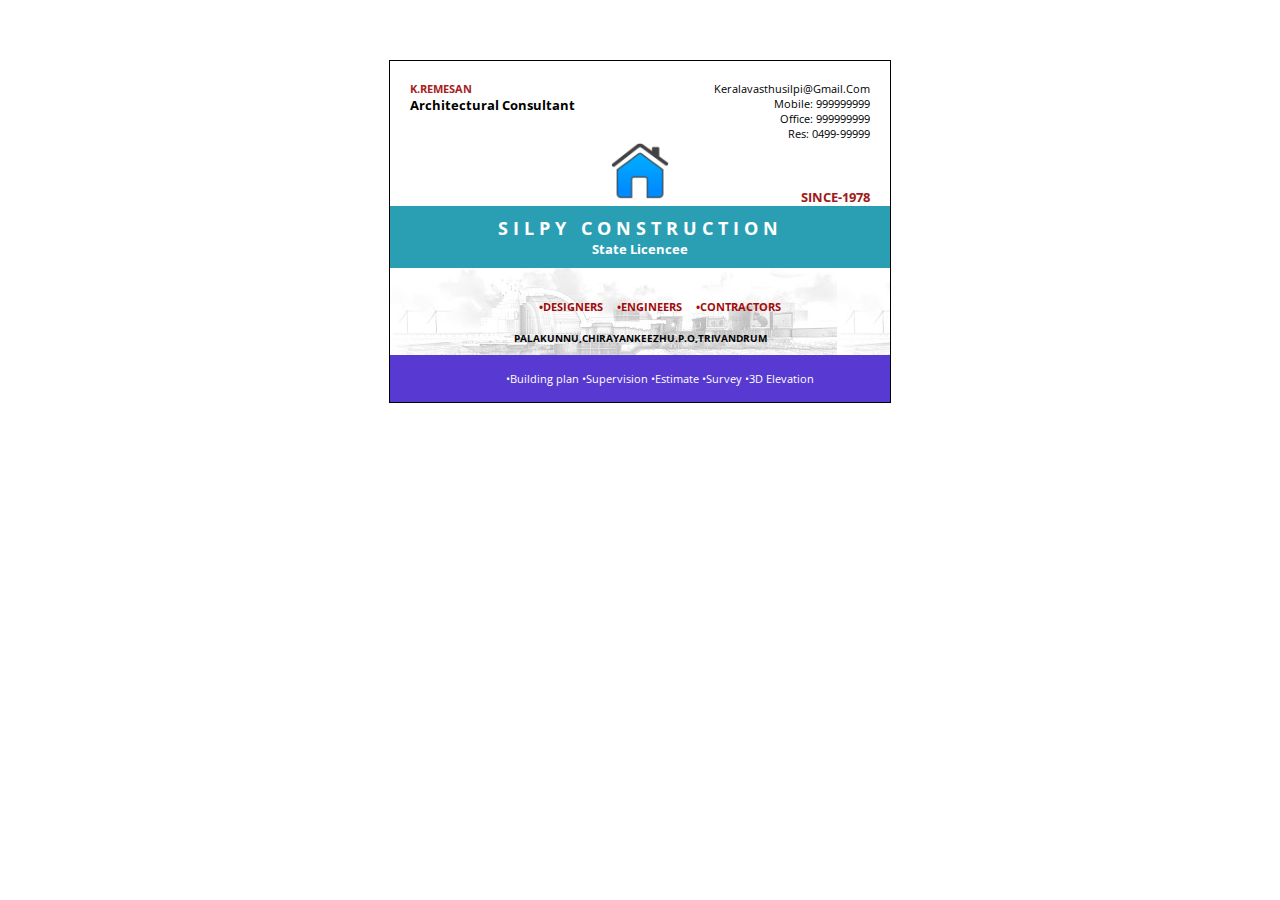
<file: Card/index.html>
<!DOCTYPE html>
<html>
<head>
	<title>Card</title>
	<link rel="stylesheet" type="text/css" href="style.css">
	<link href='http://fonts.googleapis.com/css?family=Open+Sans:400,700' rel='stylesheet' type='text/css'>
</head>
<body>
	<div class="container">
		<div class="header">
			<div class="designation">
				<h3>K.REMESAN</h3>
				<h5>Architectural Consultant</h5>
			</div>
			<div class="contact">
				keralavasthusilpi@gmail.com</br>
				Mobile: 999999999</br>
				Office: 999999999</br>
				Res: 0499-99999
			</div>
			<div class="clear"></div>
		</div>
		<div class="content">
			<div class="logo">
				<img class="logo" src="images/home.png">
				<span>SINCE-1978</span>
			</div>
			<div class="brand">
				<h1>Silpy construction</h1>
				<h5>State Licencee</h5>
			</div>
			<div class="bg-container">
				<div class="peoples">
					<ul>
						<li>&bull;Designers</li>
						<li>&bull;Engineers</li>
						<li>&bull;Contractors</li>
					</ul>
				</div>
				<div class="address">
					Palakunnu,chirayankeezhu.P.O,Trivandrum
				</div>
			</div>
		</div>
		<div class="footer">
			<ul>
				<li>&bull;Building plan</li>
				<li>&bull;Supervision</li>
				<li>&bull;Estimate</li>
				<li>&bull;Survey</li>
				<li>&bull;3D Elevation</li>
			</ul>
		</div>
	</div>
</body>
</html>
</file>
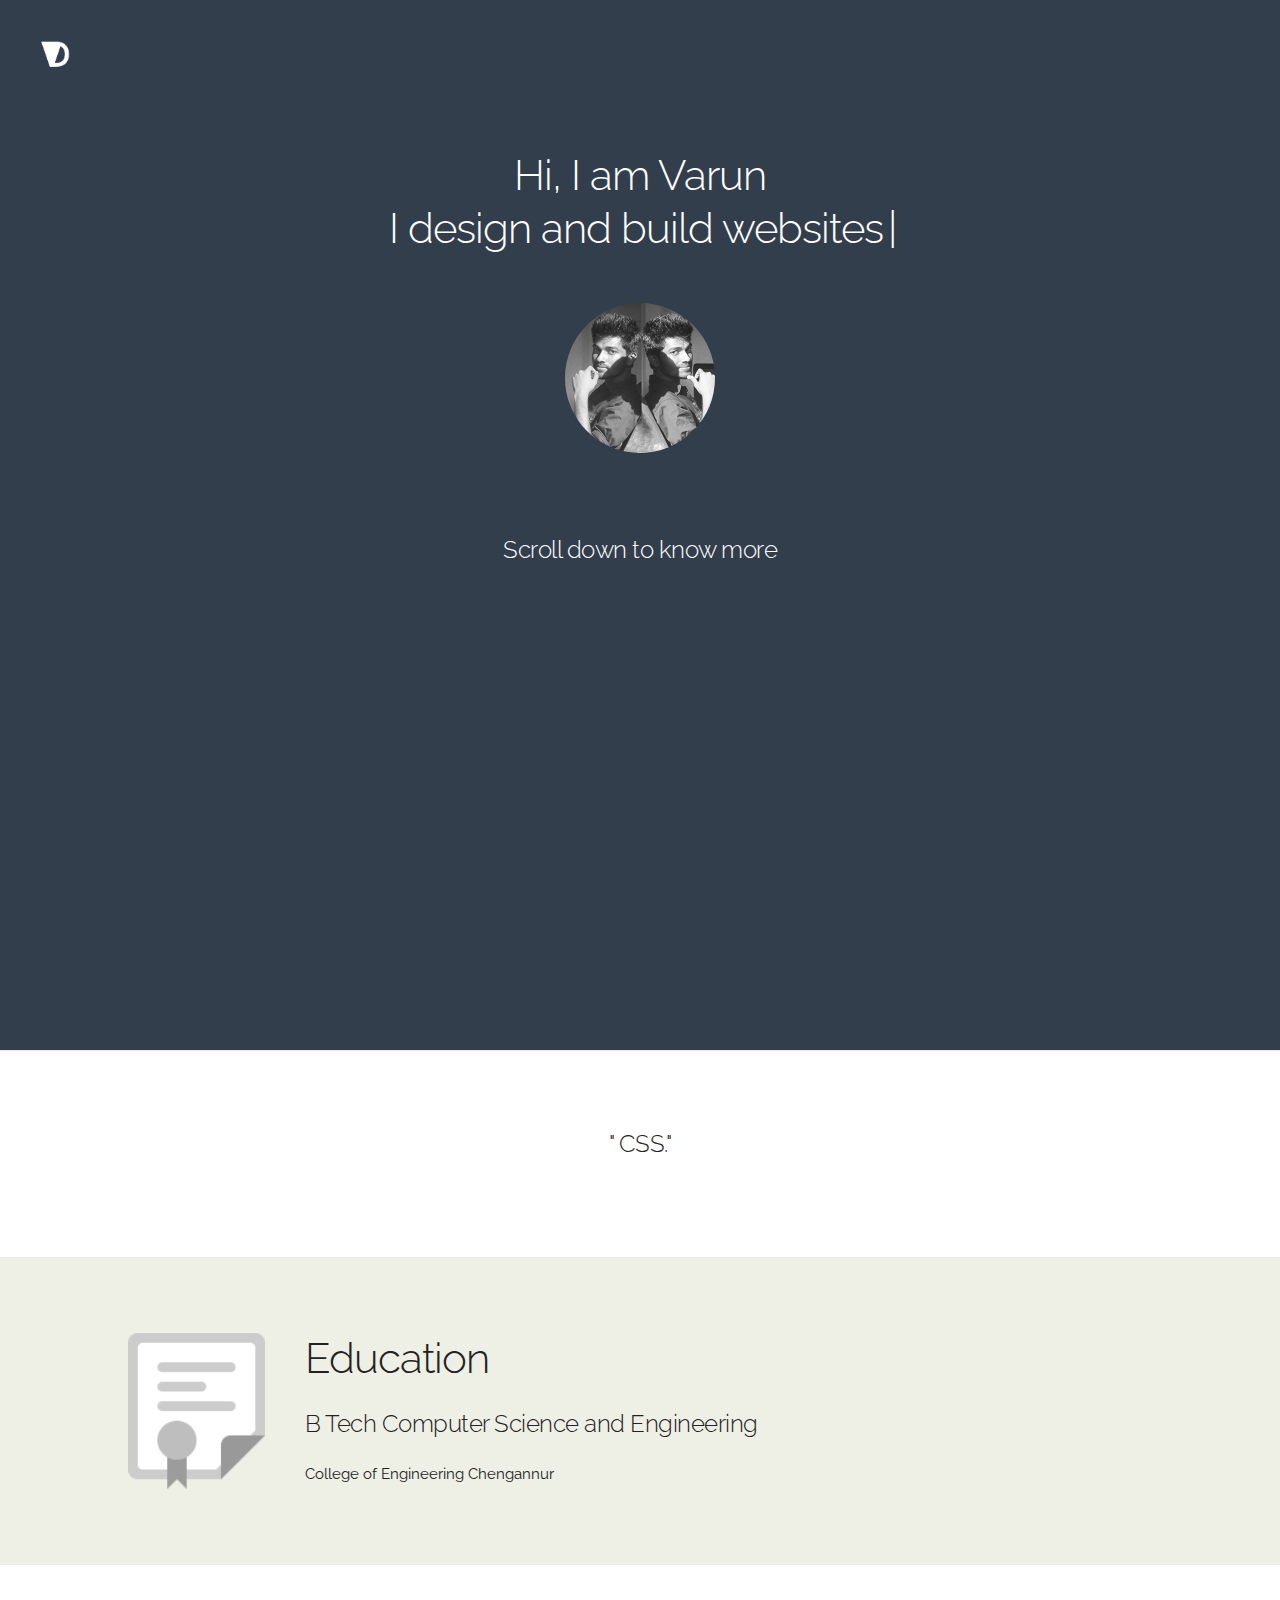
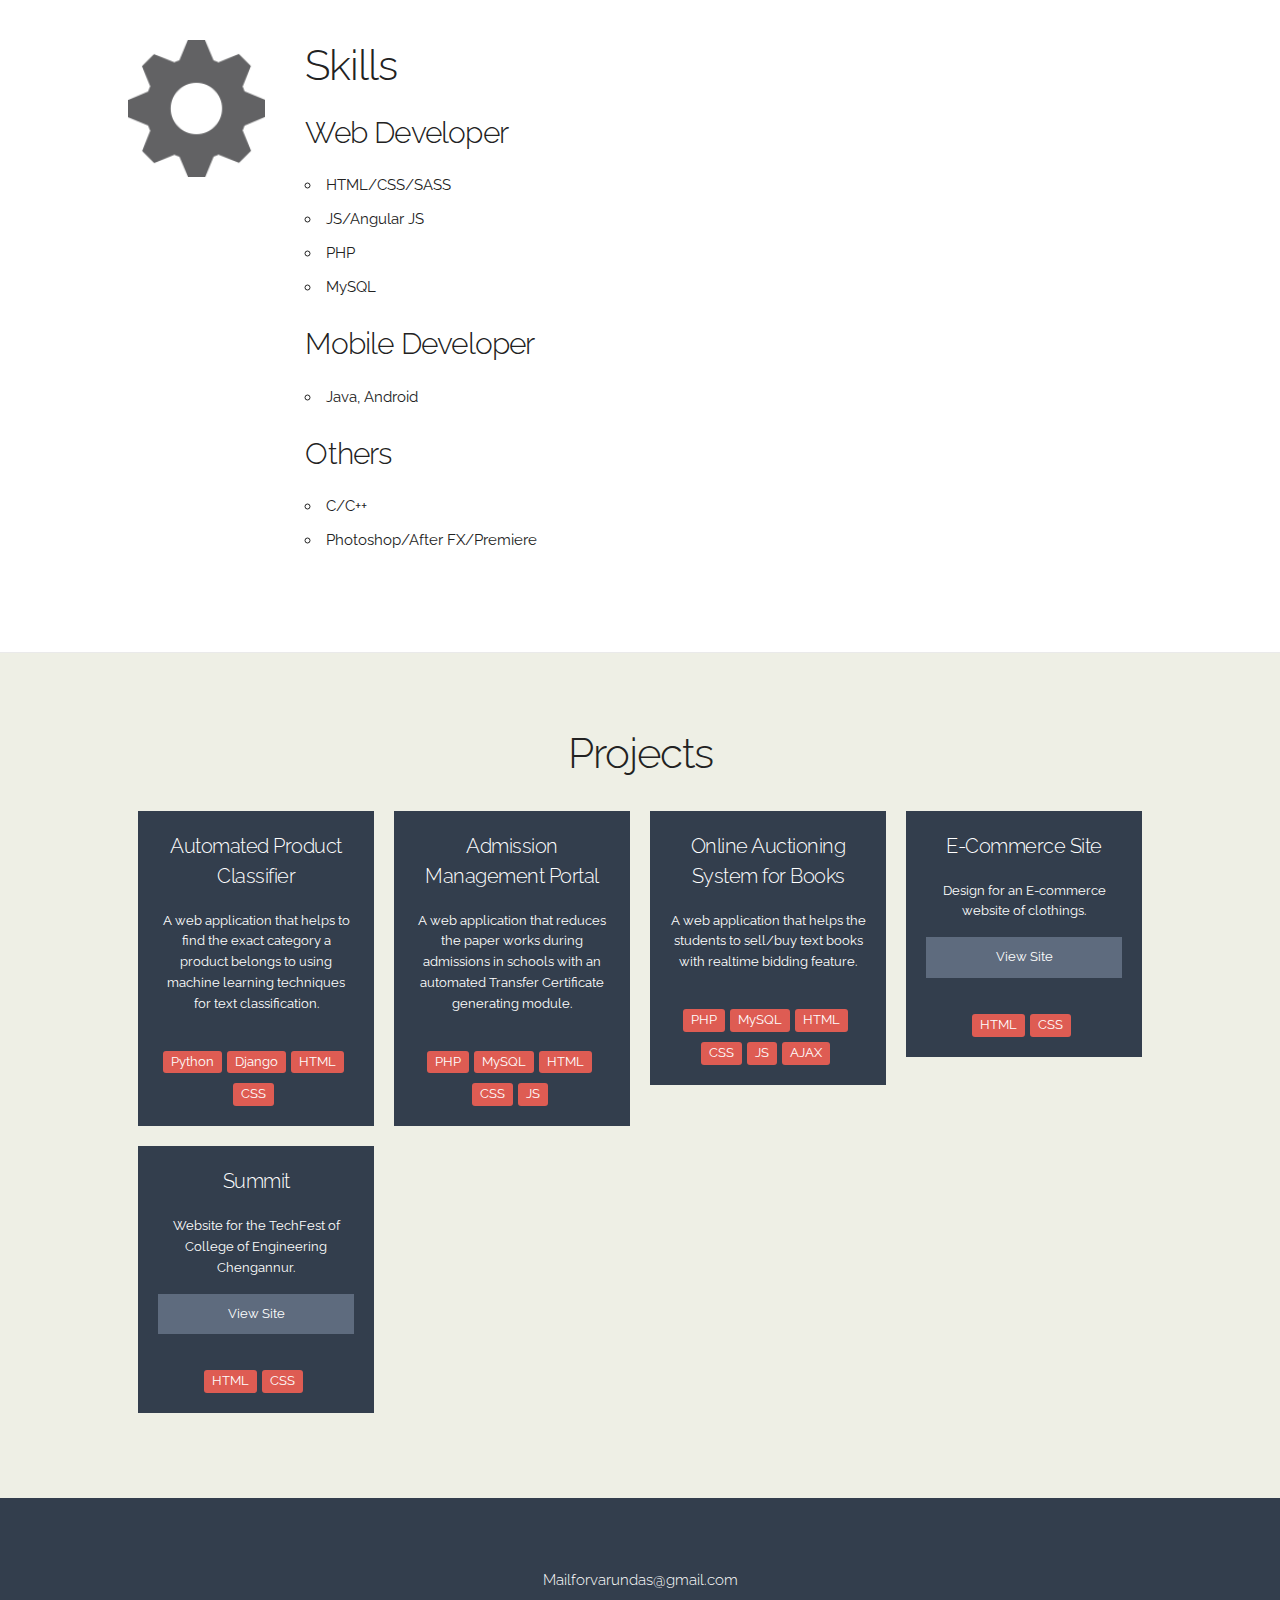
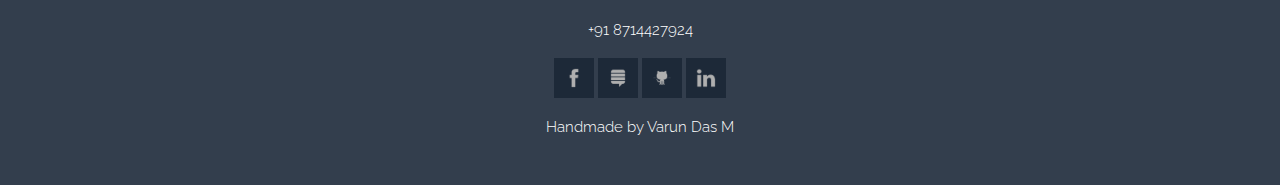
<file: Port/index.html>
<!DOCTYPE html>
<html lang="en">
<head>
	<title>Varun Das M</title>
	<link href="//fonts.googleapis.com/css?family=Raleway:400,300,600" rel="stylesheet" type="text/css">
	<meta charset="utf-8">
  	<meta name="viewport" content="width=device-width, initial-scale=1">
  	<link rel="stylesheet" type="text/css" href="stylesheets/skeleton.css">
  	<link rel="stylesheet" type="text/css" href="stylesheets/screen.css">
  	<link rel="shortcut icon" href="images/favicon.ico">
  	<script src="js/jquery.min.js"></script>
  	<script>
	$(document).ready(function(){
		$(".wrapp").hide();

	    $(".trigger").click(function(){
	        $(".sidebar").addClass("push");
	        $(".container").addClass("push-cont");
	        $(".trigger").addClass("push-trig");
	        $(".wrapp").show();
	        $(".contacts").hide();
	        $("footer").addClass("push-cont");
	    });

	     $(".wrapp").click(function(){
	        $(".sidebar").removeClass("push");
	        $(".container").removeClass("push-cont");
	        $(".trigger").removeClass("push-trig");
	        $(".wrapp").hide();
	        $(".contacts").show();
	        $("footer").removeClass("push-cont");
	    });
	

	});
	
	</script>
</head>
<body>
	<div class="trigger"></div>
	<div class="sidebar">
		<h5>CONTACT</h5>
		<div class="field">
			
			<h6><a href="mailto:mailforvarundas@gmail.com">Mailforvarundas@gmail.com</a></h6>
		</div>
		<div class="field">
			
			<h6><a href="#">+91 8714427924</a></h6>
		</div>
		<div class="field accounts" style="margin-top:1em;">
			<a href="https://www.facebook.com/mailforvarun"><img style="  position: relative; top: -2px; left: 1px;" src="images/facebook31.png"></a>
			<a href="http://stackoverflow.com/users/1854190/varun-das"><img src="images/twitter21.png"></a>
			<a href="https://github.com/varunDM"><img src="images/github13.png"></a>
			<a href="https://in.linkedin.com/pub/varun-das/81/1b2/711"><img src="images/linkedin11.png"></a>
		</div>	
	</div>
	<div class="wrapp">X
	</div>
	<div class="container">
		<div class="header">
			<h2>Hi, I am Varun</br><div class="typed">I design and build websites</div><span class="blink">|</span></h2>
			<img class="dp circleClass" src="images/me.jpg">
			<h5 class="scroll-down">Scroll down to know more</h5>
		</div>
		<div class="quote">
			<div class="content">
				<h5>" CSS."</h5>
			</div>
		</div>

		<div class="about row">
		  <div class="content">
			<img src="images/cert.png" class="two columns cont-img">
			<div class="ten columns">
				<h2>Education</h2>
				<h5>B Tech Computer Science and Engineering</h5>
				College of Engineering Chengannur
			</div>
		  </div>
		</div>
		<div class="skills row">
		  <div class="content">
			<img src="images/skill.png" class="two columns cont-img">
			<div class="ten columns">
				<h2>Skills</h2>
				<div>
					<h4>Web Developer</h4>
					<ul>
						<li>HTML/CSS/SASS</li>
						<li>JS/Angular JS</li>
						<li>PHP</li>
						<li>MySQL</li>
					</ul>
				</div>
				<div style="display:inline;">
					<h4>Mobile Developer</h4>
					<ul>
						<li>Java, Android</li>
					</ul>
				</div>
				<div style="display:inline;">
					<h4>Others</h4>
					<ul>
						<li>C/C++</li>
						<li>Photoshop/After FX/Premiere</li>
					</ul>
				</div>
			</div>
		  </div>
		</div>

		<div class="projects row">
		  <div class="content">
			<h2>Projects</h2>
			<div class="project-row">
			<div class="project-column">
					<h5>Automated Product Classifier</h5> 
					<div class="desc">A web application that helps to find the exact category a product belongs to using machine learning techniques for text classification.</div>
					<div class="tags"><span>Python</span><span>Django</span><span>HTML</span><span>CSS</span></div>	
				</div>
				
				<div class="project-column">
					<h5>Admission Management Portal</h5>
					<div class="desc">A web application that reduces the paper works during admissions in schools with an automated Transfer Certificate generating module.</div>
					<div class="tags"><span>PHP</span><span>MySQL</span><span>HTML</span><span>CSS</span><span>JS</span></div>	
				</div>
				<div class="project-column">
					<h5>Online Auctioning System for Books</h5>
					<div class="desc">A web application that helps the students to sell/buy text books with realtime bidding feature.</div>
					<div class="tags"><span>PHP</span><span>MySQL</span><span>HTML</span><span>CSS</span><span>JS</span><span>AJAX</span></div>	
				</div>
				<div class="project-column">
					<h5>E-Commerce Site</h5> 
					<div class="desc">Design for an E-commerce website of clothings.</div>
					<a href="http://varundm.github.io/E-Comm/">View Site</a>
					<div class="tags"><span>HTML</span><span>CSS</span></div>

				</div>
				<div style="clear:both;"></div>

				<div class="project-column">
					<h5>Summit</h5> 
					<div class="desc">Website for the TechFest of College of Engineering Chengannur.</div>
					<a href="http://varundm.github.io/Summit/">View Site</a>
					<div class="tags"><span>HTML</span><span>CSS</span></div>

				</div>
			</div>
		  </div>
		</div>
		
	</div>
	<footer class="row">
	    <div class="content">
	    	<div class="contacts">
	    	  <div style="padding-top:2em;">
	    	  	<h5>Mailforvarundas@gmail.com</h5>
	    	  </div>
	    	  <div>
					    		<h5>+91 8714427924</h5>
			</div>
	    		
	    		<div >
	    			<a href="https://www.facebook.com/mailforvarun"><img src="images/facebook31_w.png"></a>
					<a href="http://stackoverflow.com/users/1854190/varun-das"><img src="images/twitter21_w.png"></a>
					<a href="https://github.com/varunDM"><img src="images/github13_w.png"></a>
					<a href="https://in.linkedin.com/pub/varun-das/81/1b2/711"><img src="images/linkedin11_w.png"></a>
	    		</div>
	    	</div>
	    	<div class="credits">
	    		<h5>Handmade by Varun Das M</h5>
	    	</div>
			
		</div>
		</footer>
</body>
</html>
</file>
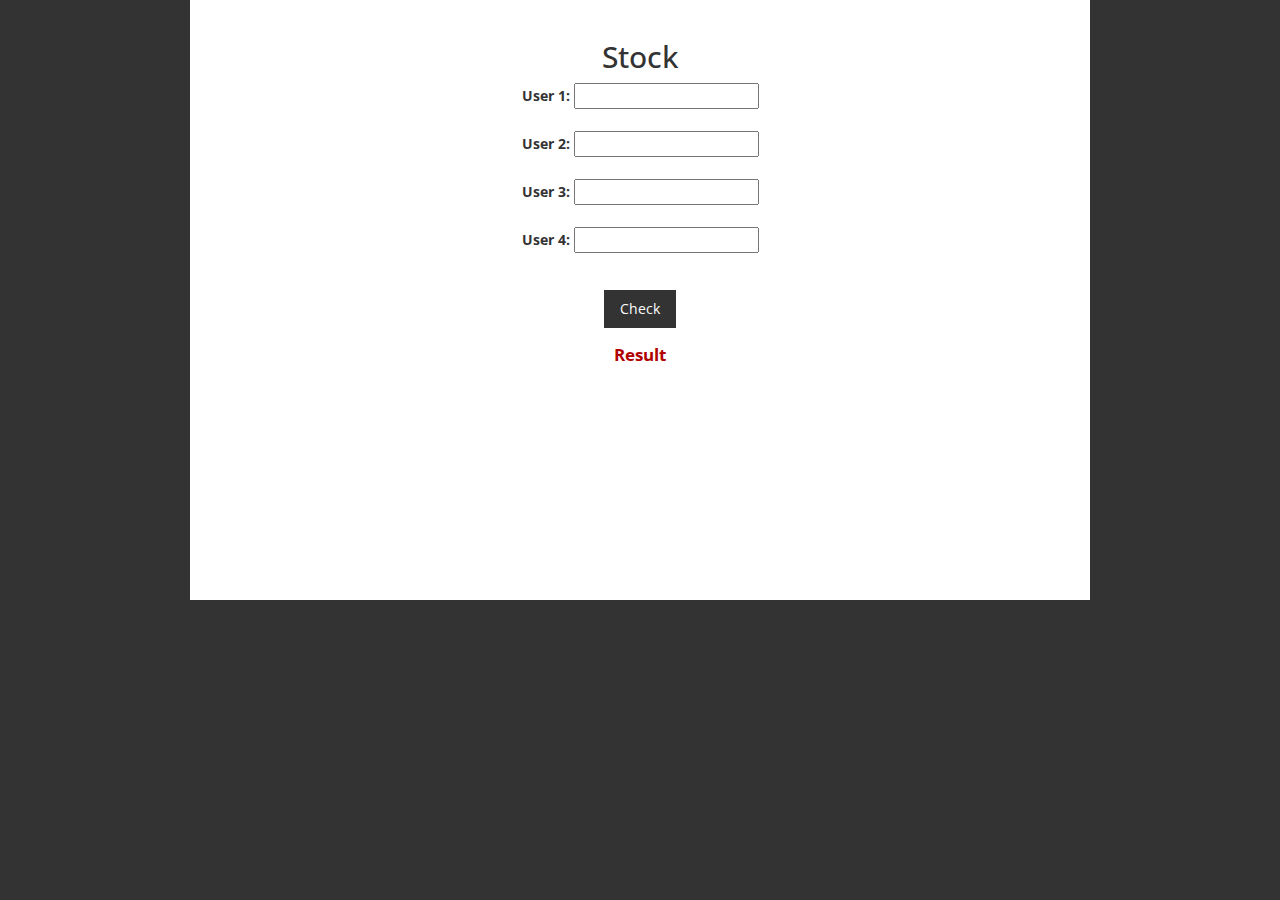
<file: Stock/index.html>
<!DOCTYPE html>
<html>
<head>
	<title>Stock</title>
	<link href='http://fonts.googleapis.com/css?family=Open+Sans:400,700' rel='stylesheet' type='text/css'>
	<link rel="stylesheet" href="http://maxcdn.bootstrapcdn.com/bootstrap/3.3.5/css/bootstrap.min.css">
	<link rel="stylesheet" type="text/css" href="style.css">
	<script type="text/javascript">
		function checkStock(){
			var user1 = document.getElementById("user1").value;
			var user2 =  document.getElementById("user2").value;
			var user3 =  document.getElementById("user3").value;
			var user4 =  document.getElementById("user4").value;
			var sum = parseInt(user1) +parseInt(user2) +parseInt(user3) +parseInt(user4);
			if(sum>50)
				document.getElementById("result").innerHTML = "Product is Out-of-Stock";
			else
				document.getElementById("result").innerHTML = "Proceed to Checkout";
		}
	</script>			
</head>
<body>
	<div class="container">
		<h2>Stock</h2>
		<label for="user1">User 1: </label> 
		<input type="number" id="user1" min="0"></br></br>
		<label for="user2">User 2: </label> 
		<input type="number" id="user2" min="0"></br></br>
		<label for="user3">User 3: </label> 
		<input type="number" id="user3" min="0"></br></br>
		<label for="user4">User 4: </label> 
		<input type="number" id="user4" min="0"></br></br>

		<input type="button" onclick="checkStock()" value="Check">
		
		<div id="result" style="color: #B10000; font-size: 1.2em; font-weight: bold;">Result</div>
	</div>
</body>
</html>
</file>
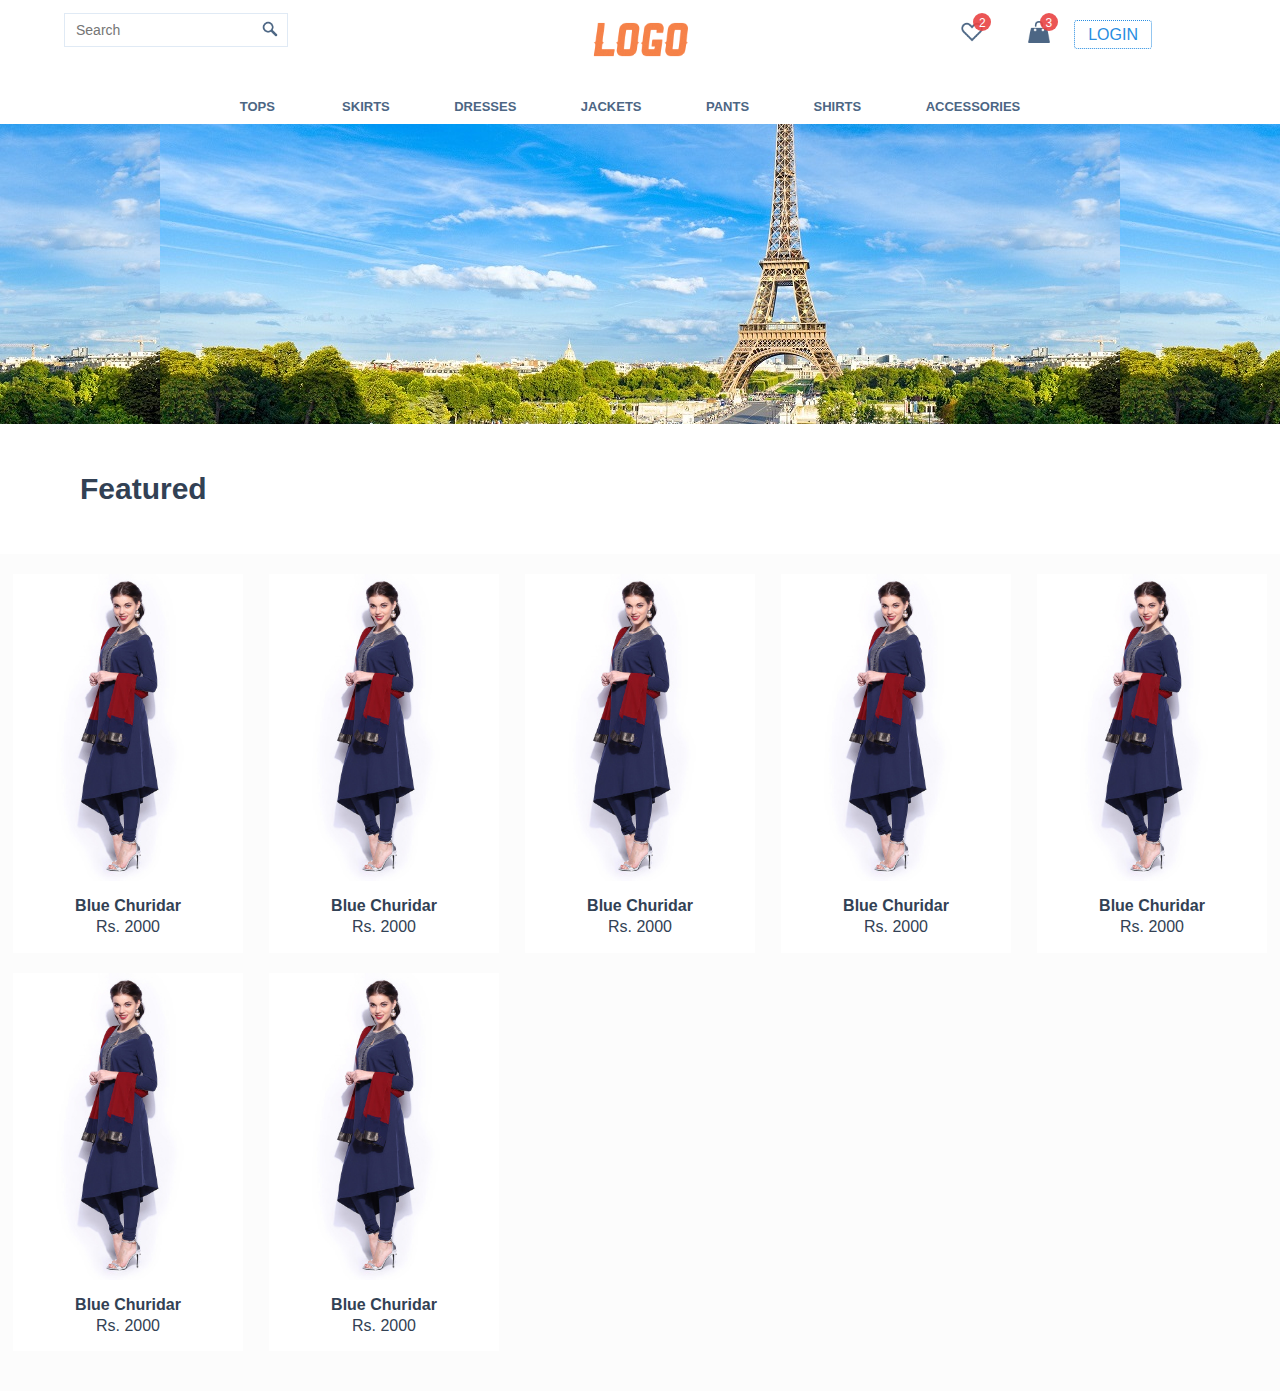
<file: Port/E-Comm/index.html>
<!DOCTYPE html>
<html  lang="en">
<head>
	<title>Home</title>
	<meta charset="utf-8">
  	<meta name="viewport" content="width=device-width, initial-scale=1">
  	<link rel="shortcut icon" href="images/favicon.ico">
  	<link rel="stylesheet" type="text/css" href="stylesheets/screen.css">
</head>
<body>
	<div class="header">
		<span class="sell_button">SELL</span>
		<div class="links">
			<a href="#">My Account</a>
			<a href="#">My Wishlist</a>
			<a href="#">Checkout</a>
			<a href="#">Login</a>
		</div>
		<div class="clear"></div>
	</div>
	<div class="tools">
		<div class="search_bar">
			<input type="text" placeholder="Search">
			<span class="query-icon"></span>
		</div>
		<img class="logo" src="images/logo.png" alt="Logo">
		<div class="icons">
			
			<div class="cart">
				<div class="cart-ico" style="background: url('images/wish.png') no-repeat; background-size:100%;">
					<div class="bubble" >2</div>
				</div>
				<div class="mini-cart">
			 		<div class="pointer" style="position: absolute; width: 100%; height: 20px; top: -12px; "></div>
					<div class="mini-cart-cnt" id="minicart">
						<ul>
							<li>
              				<img class='product-image' src="images/prod-1.jpg">
                			<div class='product-details'>
            			    	<div class='mini-name'>Blue Churidar</div>
                				<div class='mini-price'>Rs.2000</div>
                				<div class='mini-quantity'>Quantity: 3</div>
                			</div>
                			<a href="#" onclick="" class="minicart-remove">x</a>
                			</li>
                			<li>
              				<img class='product-image' src="images/prod-1.jpg">
                			<div class='product-details'>
            			    	<div class='mini-name'>Blue Churidar</div>
                				<div class='mini-price'>Rs.2000</div>
                				<div class='mini-quantity'>Quantity: 3</div>
                			</div>
                			<a href="#" onclick="" class="minicart-remove">x</a>
                			</li>
						</ul>

					</div>
					<div class="mini-cart-actions" id="actions">
						<a href="cart.php" target="_blank" class="mini-checkout">View Wishlist</a>
					</div>
				</div>
			</div>
			<div class="cart">
				<div class="cart-ico"> <div class="bubble">3</div></div>
				<div class="mini-cart">
			 		<div class="pointer" style="position: absolute; width: 100%; height: 20px; top: -12px; "></div>
					<div class="mini-cart-cnt" id="minicart">
						<ul>
							<li>
              				<img class='product-image' src="images/prod-1.jpg">
                			<div class='product-details'>
            			    	<div class='mini-name'>Blue Churidar</div>
                				<div class='mini-price'>Rs.2000</div>
                				<div class='mini-quantity'>Quantity: 1</div>
                			</div>
                			<a href="#" onclick="" class="minicart-remove">x</a>
                			</li>
                			<li>
              				<img class='product-image' src="images/prod-1.jpg">
                			<div class='product-details'>
            			    	<div class='mini-name'>Blue Churidar</div>
                				<div class='mini-price'>Rs.2000</div>
                				<div class='mini-quantity'>Quantity: 1</div>
                			</div>
                			<a href="#" onclick="" class="minicart-remove">x</a>
                			</li>
                			<li>
              				<img class='product-image' src="images/prod-1.jpg">
                			<div class='product-details'>
            			    	<div class='mini-name'>Blue Churidar</div>
                				<div class='mini-price'>Rs.2000</div>
                				<div class='mini-quantity'>Quantity: 2</div>
                			</div>
                			<a href="#" onclick="" class="minicart-remove">x</a>
                			</li>
						</ul>

					</div>
					<div class="mini-cart-total" id="carttotal">Cart Subtotal: Rs 8000</div>
					<div class="mini-cart-actions" id="actions">
						<a href="cart.php" target="_blank" class="mini-view-cart">View Cart</a>
						<a href="checkout.php" target="_blank" class="mini-checkout">Proceed to Checkout</a>
					</div>
				</div>
			</div>
			<a href="#"  class="login-button" >LOGIN</a>
		</div>
		<div class="clear"></div>
	</div>
	<div class="navbar">
		<ul class="categories">
			<li class="sub-categories">TOPS 
			<img class="triangle" src="images/triangle.png">
			<ul>
				<li>Collars</li>
				<li>Necklines</li>
				<li>Straps</li>
				<li>Cuffs</li>
				<li>Pockets</li>
			</ul>
			</li>
			
			<li class="sub-categories">SKIRTS<img class="triangle" src="images/triangle.png"><ul>
				<li>Basic Shapes</li>
				<li>Styles</li>
				<li>Hemlines</li>
			</ul></li>
			
			<li class="sub-categories">DRESSES<img class="triangle" src="images/triangle.png"><ul>
				<li>Basic Shapes</li>
				<li>Styles</li>
				<li>Skirt and Dress length</li>
			</ul></li>
			
			<li class="sub-categories">JACKETS<img class="triangle" src="images/triangle.png"><ul>
				<li>Jacket and Top length</li>
				<li>Double Breasted</li>
				<li>Single Breasted</li>
				<li>Jacket Styles</li>
				<li>Vests</li>
			</ul></li>
			
			<li class="sub-categories">PANTS<img class="triangle" src="images/triangle.png"><ul>
				<li>Fronts</li>
				<li>Width</li>
				<li>Rise</li>
				<li>Styles</li>
			</ul></li>
			
			<li class="sub-categories">SHIRTS<img class="triangle" src="images/triangle.png"><ul>
				<li>Lenghts</li>
				<li>Styles</li>
			</ul></li>
			
			<li class="sub-categories">ACCESSORIES<img class="triangle" src="images/triangle.png"><ul>
				<li>Belts</li>
				<li>Earrings</li>
				<li>Hats</li>
				<li>Eyewears</li>
				<li>Boots</li>
			</ul></li>
			
		</ul>
	</div>
	<div class="navbar-mobile">
				<ul class="categories">
			<li class="sub-categories">TOPS 
			<ul>
				<li>Collars</li>
				<li>Necklines</li>
				<li>Straps</li>
				<li>Cuffs</li>
				<li>Pockets</li>
			</ul>
			</li>
			
			<li class="sub-categories">SKIRTS<ul>
				<li>Basic Shapes</li>
				<li>Styles</li>
				<li>Hemlines</li>
			</ul></li>
			
			<li class="sub-categories">DRESSES<ul>
				<li>Basic Shapes</li>
				<li>Styles</li>
				<li>Skirt and Dress length</li>
			</ul></li>
			
			<li class="sub-categories">JACKETS<ul>
				<li>Jacket and Top length</li>
				<li>Double Breasted</li>
				<li>Single Breasted</li>
				<li>Jacket Styles</li>
				<li>Vests</li>
			</ul></li>
			
			<li class="sub-categories">PANTS<ul>
				<li>Fronts</li>
				<li>Width</li>
				<li>Rise</li>
				<li>Styles</li>
			</ul></li>
			
			<li class="sub-categories">SHIRTS<ul>
				<li>Lenghts</li>
				<li>Styles</li>
			</ul></li>
			
			<li class="sub-categories">ACCESSORIES<ul>
				<li>Belts</li>
				<li>Earrings</li>
				<li>Hats</li>
				<li>Eyewears</li>
				<li>Boots</li>
			</ul></li>
			<div class="clear"></div>
			
		</ul>
	</div>
	<div class="banner"></div>
	<h3 class="products-header">Featured</h3>
	<div class="products">
			<div class="product-box">
				<div class="box-overlay">
					<img src="images/heart-green.png">
					<a href="#">ADD TO CART</a>
					<a href="#">VIEW</a>
				</div>
				<img src="images/prod-1.jpg">
				<div class="tag">
					<h5>Blue Churidar</h5>
					<h6>Rs. 2000</h6>
				</div>
			</div>
			<div class="product-box">
				<div class="box-overlay">
					<img src="images/heart-green.png">
					<a href="#">ADD TO CART</a>
					<a href="#">VIEW</a>
				</div>
				<img src="images/prod-1.jpg">
				<div class="tag">
					<h5>Blue Churidar</h5>
					<h6>Rs. 2000</h6>
				</div>
			</div>
			<div class="product-box">
				<div class="box-overlay">
					<img src="images/heart-green.png">
					<a href="#">ADD TO CART</a>
					<a href="#">VIEW</a>
				</div>
				<img src="images/prod-1.jpg">
				<div class="tag">
					<h5>Blue Churidar</h5>
					<h6>Rs. 2000</h6>
				</div>
			</div>
			<div class="product-box">
				<div class="box-overlay">
					<img src="images/heart-green.png">
					<a href="#">ADD TO CART</a>
					<a href="#">VIEW</a>
				</div>
				<img src="images/prod-1.jpg">
				<div class="tag">
					<h5>Blue Churidar</h5>
					<h6>Rs. 2000</h6>
				</div>
			</div>
			<div class="product-box">
				<div class="box-overlay">
					<img src="images/heart-green.png">
					<a href="#">ADD TO CART</a>
					<a href="#">VIEW</a>
				</div>
				<img src="images/prod-1.jpg">
				<div class="tag">
					<h5>Blue Churidar</h5>
					<h6>Rs. 2000</h6>
				</div>
			</div>
			<div class="product-box">
				<div class="box-overlay">
					<img src="images/heart-green.png">
					<a href="#">ADD TO CART</a>
					<a href="#">VIEW</a>
				</div>
				<img src="images/prod-1.jpg">
				<div class="tag">
					<h5>Blue Churidar</h5>
					<h6>Rs. 2000</h6>
				</div>
			</div>
			<div class="product-box">
				<div class="box-overlay">
					<img src="images/heart-green.png">
					<a href="#">ADD TO CART</a>
					<a href="#">VIEW</a>
				</div>
				<img src="images/prod-1.jpg">
				<div class="tag">
					<h5>Blue Churidar</h5>
					<h6>Rs. 2000</h6>
				</div>
			</div>	
				
		<div class="clear"></div>
	</div>
</body>
</html>
</file>
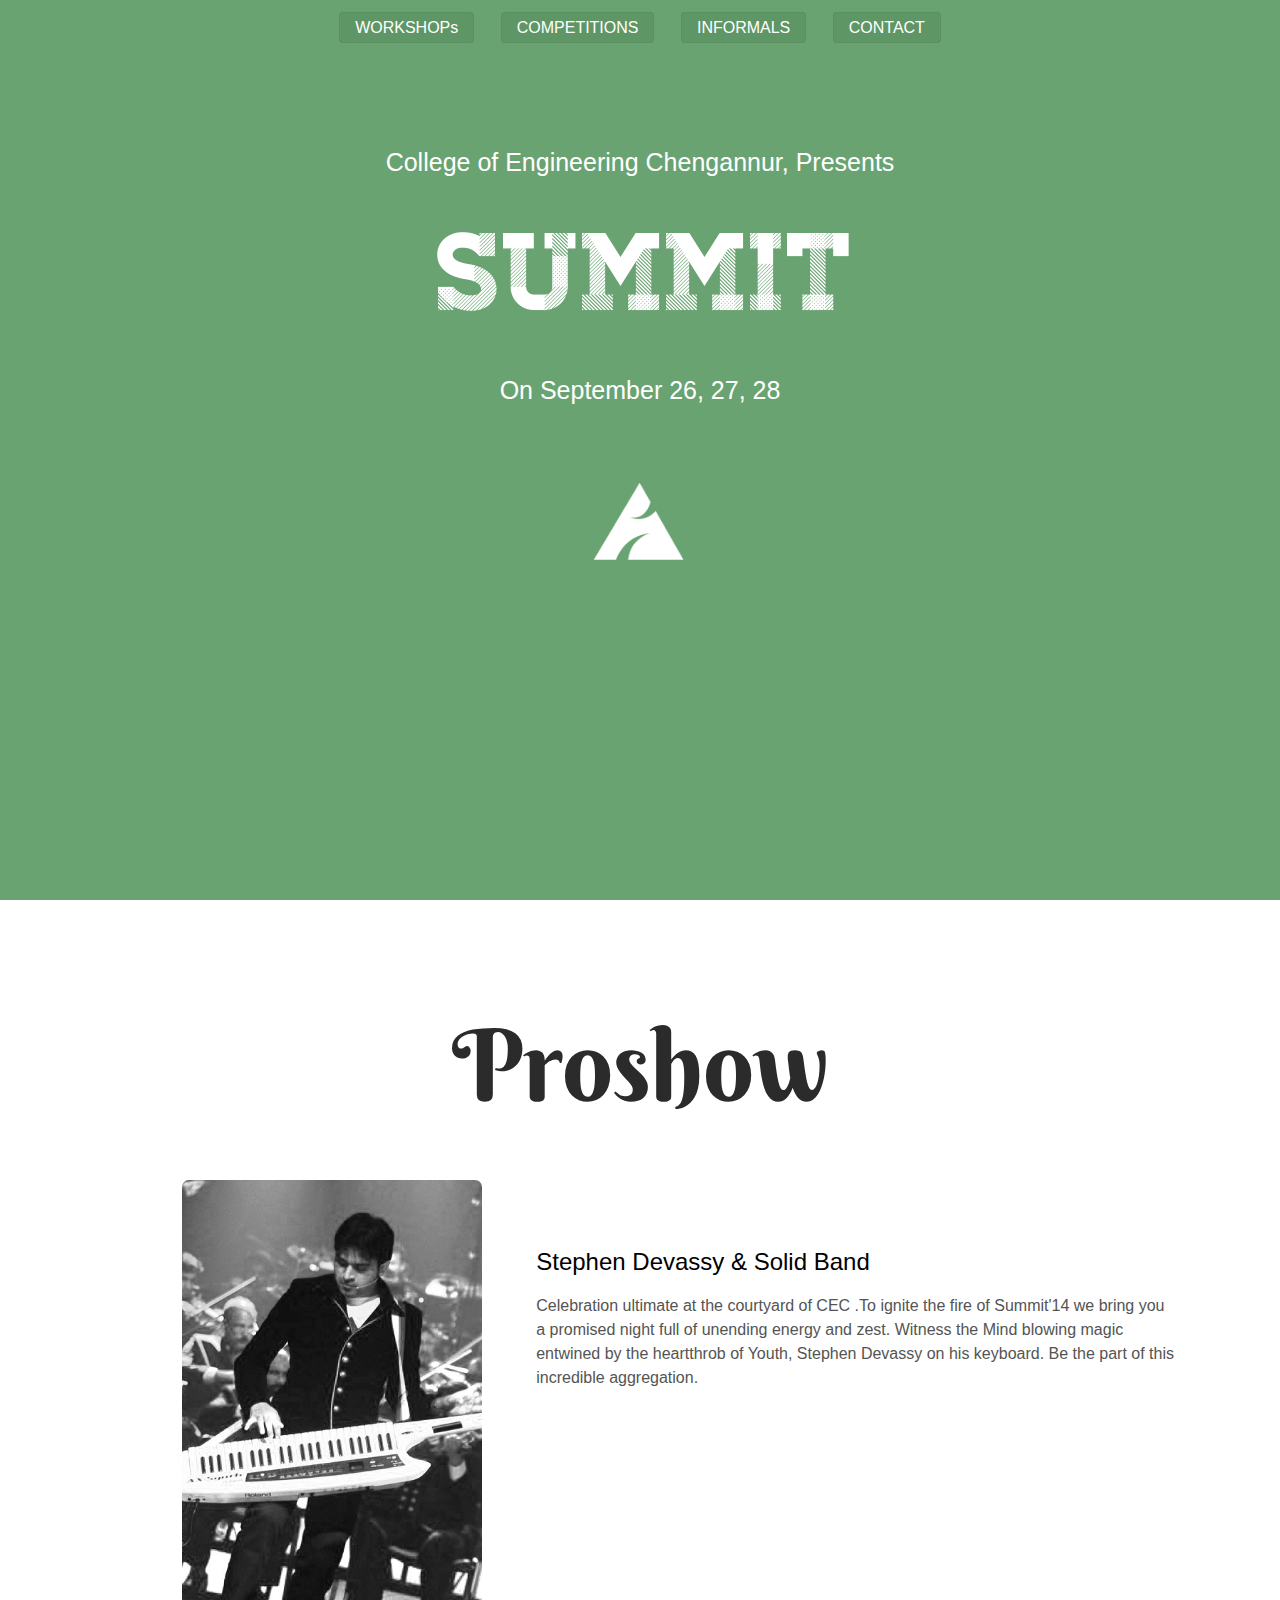
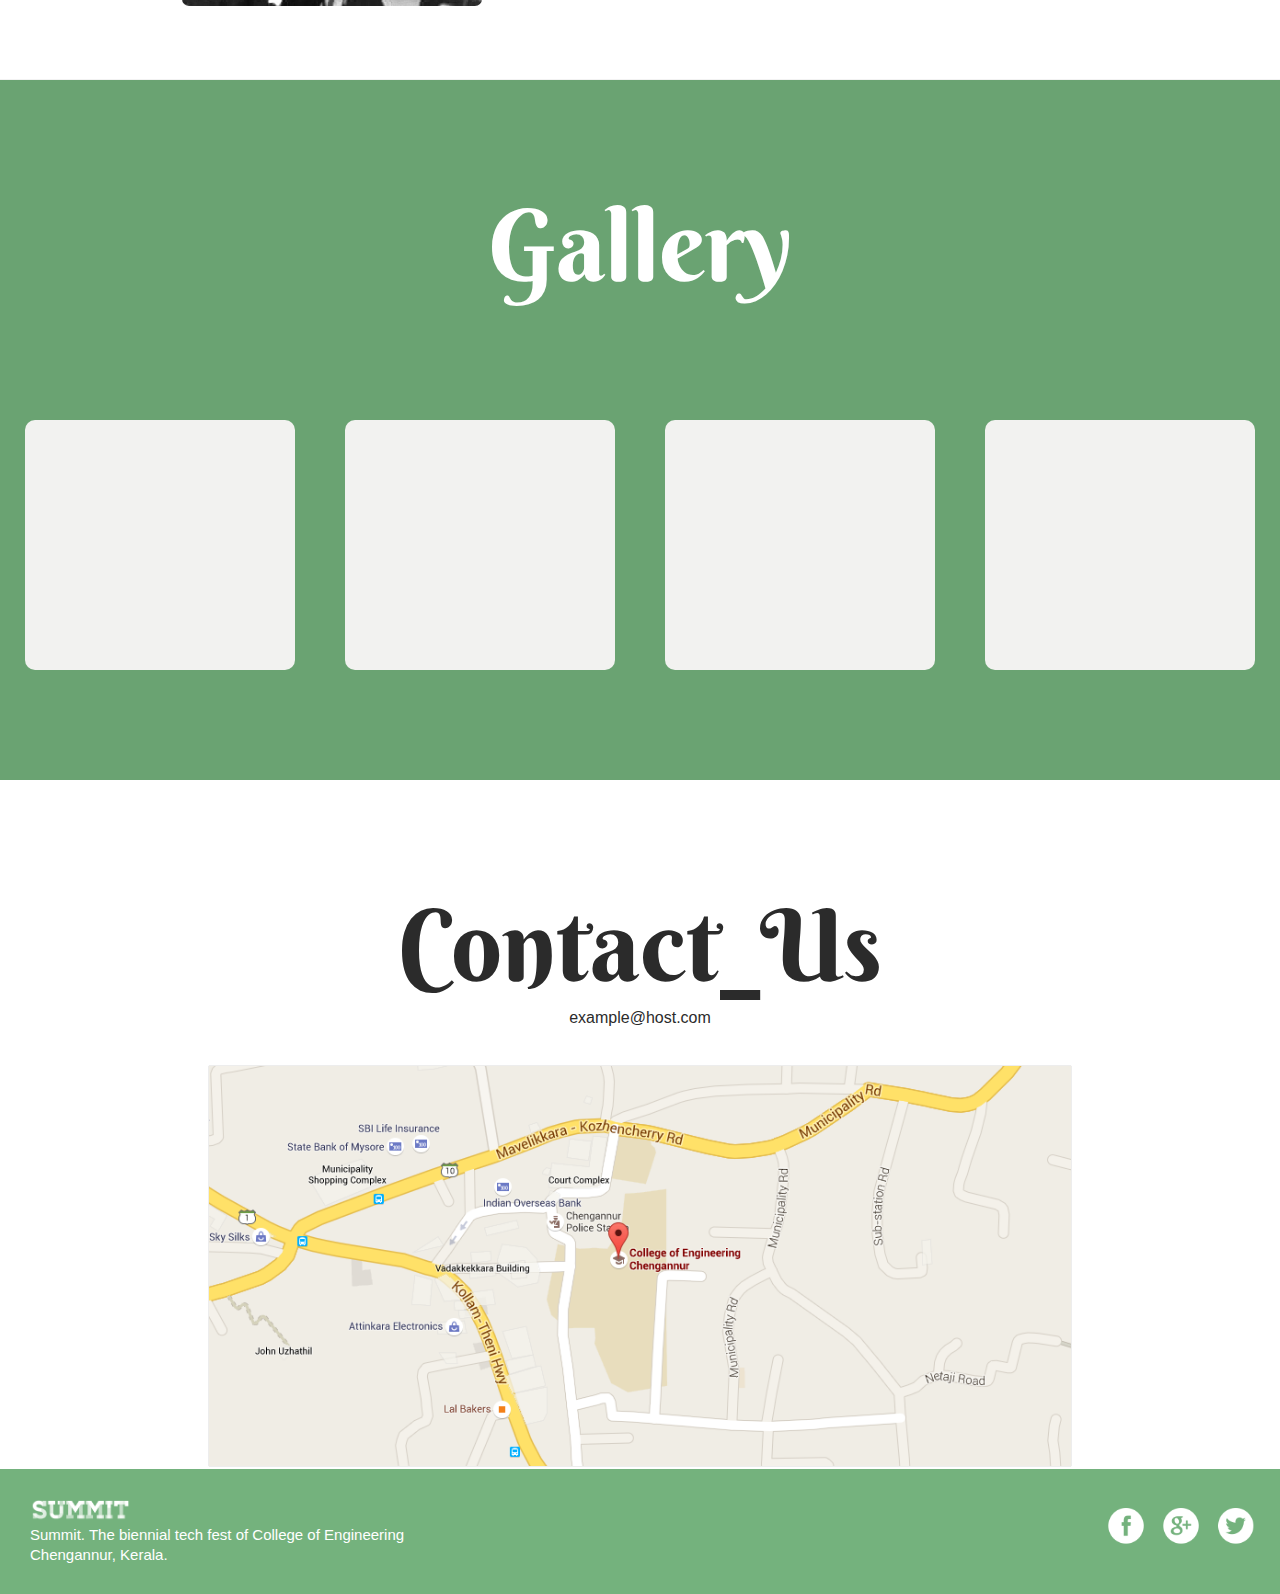
<file: Port/Summit/index.html>
<!DOCTYPE html>
<html  lang="en">
<head>
	<title>SUMMIT'14 | Home</title>
	<meta charset="utf-8">
  	<meta name="viewport" content="width=device-width, initial-scale=1">
  	<link rel="shortcut icon" href="images/logo.ico">
  	<link rel="stylesheet" type="text/css" href="stylesheets/screen.css">
  	<link href="http://fonts.googleapis.com/css?family=Berkshire+Swash" rel="stylesheet" type="text/css">
</head>
<body>
	<nav class="nav">
		<ul>
			<a href="workshops.html"><li>WORKSHOPs</li></a>
			<a href="competitions.html"><li>COMPETITIONS</li></a>
			<a href="#"><li>INFORMALS</li></a>
			<a href="#"><li>CONTACT</li></a>
		</ul>
	</nav>
	<div class="hero">
		<div class="content">
			<h3>College of Engineering Chengannur, Presents</h3>
			<img src="images/logo.png" class="logo">
			<h3>On September 26, 27, 28</h3>
			<img src="images/logo-ico.png" class="down-arrow">
		</div>
		<div class="left-links">
			<a href="#">Sep 26,27,28</a>
			<a href="#">Registrations Started !</a>
		</div>
	</div>
	<div class="news-feed">
		<ul>
			<li>Registrations Started</li>
			<li>Visit CEC on September 26, 27, 28</li>
			<li>CodeArt is Now Live</li>
		</ul>
	</div>
	<div class="proshow">
		<h3>Proshow</h3>
		<img src="images/stephen.jpg">
		<div class="description">
			<h4>Stephen Devassy & Solid Band</h4>
			<h6>Celebration ultimate at the courtyard of CEC .To ignite the fire of Summit'14 we bring you a promised night full of unending energy and zest. Witness the Mind blowing magic entwined by the heartthrob of Youth, Stephen Devassy on his keyboard. Be the part of this incredible aggregation.</h6>
		</div>
		<div class="clear"></div>
	</div>
	<div class="gallery">
		<h3>Gallery</h3>
		<div class="grid">
			<div class="column">
				<div class="cnt"></div>
			</div>
			<div class="column">
				<div class="cnt"></div>
			</div>
			<div class="column">
				<div class="cnt"></div>
			</div>
			<div class="column">
				<div class="cnt"></div>
			</div>
			<div class="clear"></div>
		</div>
	</div>
	<div class="contact-us">
		<h1>Contact_Us</h1>
		<h5>example@host.com</h5>
		<img src="images/map-1.png">
	</div>
	<footer>
		<div class="details">
			<img src="images/logo.png">
			<h4>Summit. The biennial tech fest of College of Engineering Chengannur, Kerala.</h4>
		</div>
		<div class="social">
			<a href="#"><img src="images/facebook.png"></a>
			<a href="#"><img src="images/gplus.png"></a>
			<a href="#"><img src="images/twitter.png"></a>
		</div>
	</footer>
</body>
</html>
</file>
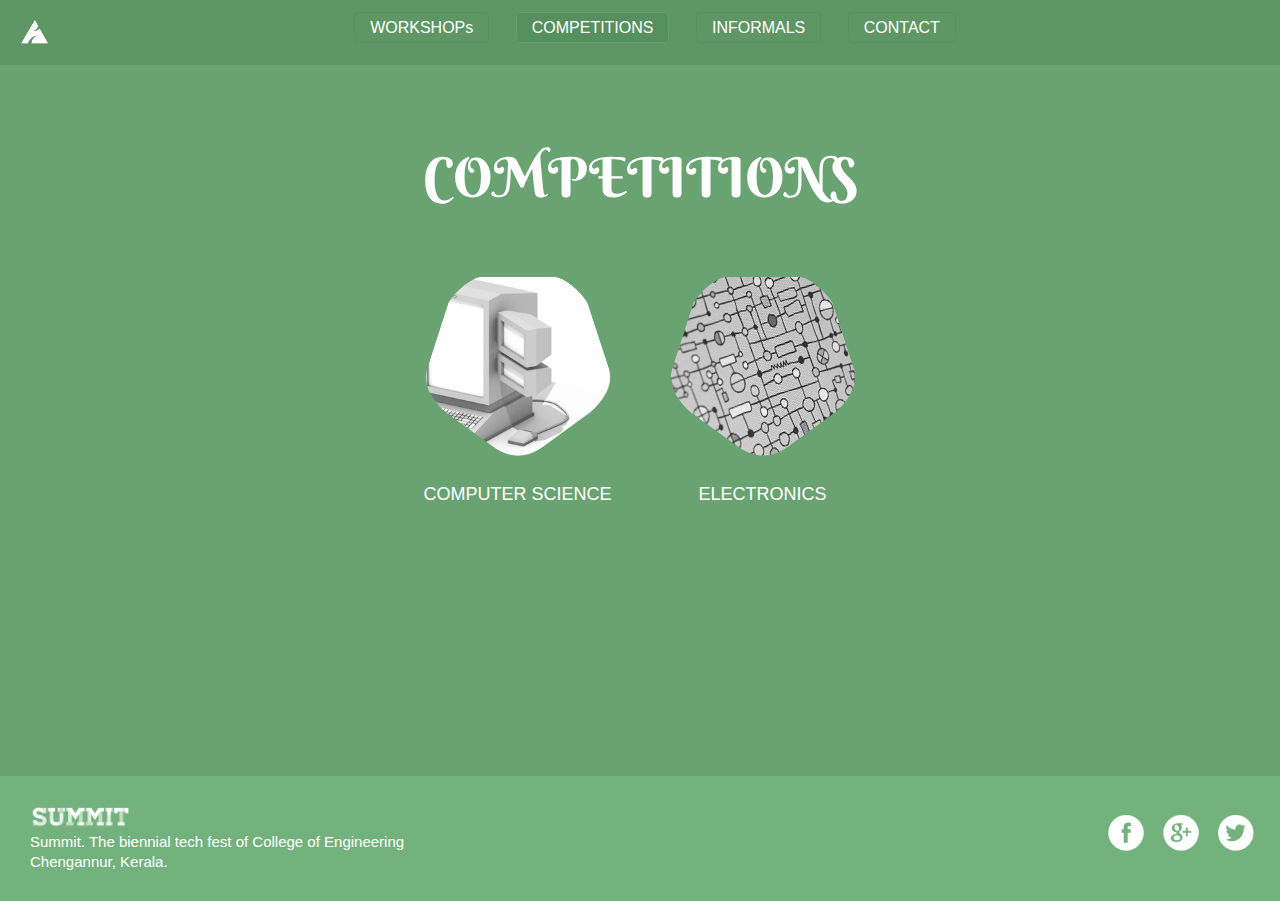
<file: Port/Summit/competitions.html>
<!DOCTYPE html>
<html  lang="en">
<head>
	<title>Competitions | Summit'14</title>
	<meta charset="utf-8">
  	<meta name="viewport" content="width=device-width, initial-scale=1">
  	<link rel="shortcut icon" href="images/logo.ico">
  	<link rel="stylesheet" type="text/css" href="stylesheets/screen.css">
  	<link href="http://fonts.googleapis.com/css?family=Berkshire+Swash" rel="stylesheet" type="text/css">
</head>
<body>
	<nav class="nav" style="background:#5E9666;">
		<a href="index.html"><img class="top-side-logo" src="images/logo-ico.png" style="width:30px; float:left;"></a>	
		<ul>
			<a href="workshops.html"><li>WORKSHOPs</li></a>
			<a href="competitions.html"><li style="background:#56905E; border: 1px solid #61A16A;">COMPETITIONS</li></a>
			<a href="#"><li>INFORMALS</li></a>
			<a href="#"><li>CONTACT</li></a>
		</ul>
	</nav>
	<div class="hero" style="height:auto; min-height:calc(100vh - 124px);">
		<div class="content">
			<h1 style="font-family: 'Berkshire Swash', Helvetica, sans-serif; font-size: 55px; color: #FFFFFF; padding-top: 50px;">COMPETITIONS</h1>
			<div class="pentagon-array">
				<div class="pentagon">
					<a href="#">
						<div class="mask"></div>
						<img src="images/cs-box.png" style="height: 205px; width: auto;">
					</a>
					<h4>COMPUTER SCIENCE</h4>

				</div>
				<div class="pentagon">
					<a href="#">
						<div class="mask"></div>
						<img src="images/ec-box.png">
					</a>
					<h4>ELECTRONICS</h4>
				</div>
			</div>
		</div>
		<div class="left-links">
			<a href="#">Sep 26,27,28</a>
			<a href="#">Registrations Started !</a>
		</div>
	</div>
	
	<footer>
		<div class="details">
			<img src="images/logo.png">
			<h4>Summit. The biennial tech fest of College of Engineering Chengannur, Kerala.</h4>
		</div>
		<div class="social">
			<a href="#"><img src="images/facebook.png"></a>
			<a href="#"><img src="images/gplus.png"></a>
			<a href="#"><img src="images/twitter.png"></a>
		</div>
	</footer>
</body>
</html>
</file>
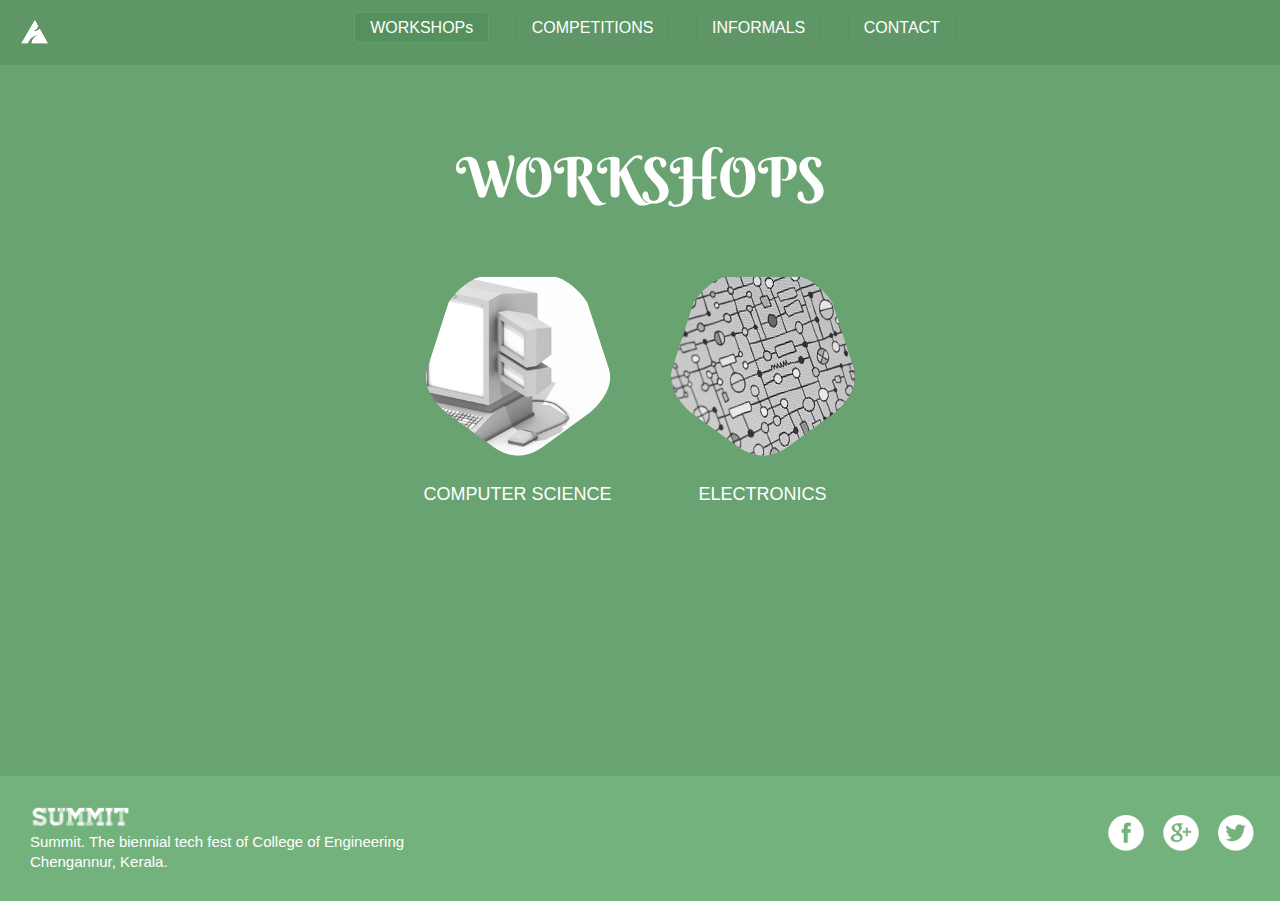
<file: Port/Summit/workshops.html>
<!DOCTYPE html>
<html  lang="en">
<head>
	<title>Workshops | Summit'14</title>
	<meta charset="utf-8">
  	<meta name="viewport" content="width=device-width, initial-scale=1">
  	<link rel="shortcut icon" href="images/logo.ico">
  	<link rel="stylesheet" type="text/css" href="stylesheets/screen.css">
  	<link href="http://fonts.googleapis.com/css?family=Berkshire+Swash" rel="stylesheet" type="text/css">
  	<style type="text/css">
  		
  	</style>
</head>
<body>
	<nav class="nav" style="background:#5E9666;">
		<a href="index.html"><img class="top-side-logo" src="images/logo-ico.png" style="width:30px; float:left;"></a>
		<ul>
			<a href="workshops.html"><li style="background:#56905E; border: 1px solid #61A16A;">WORKSHOPs</li></a>
			<a href="competitions.html"><li>COMPETITIONS</li></a>
			<a href="#"><li>INFORMALS</li></a>
			<a href="#"><li>CONTACT</li></a>
		</ul>
	</nav>
	<div class="hero" style="height:auto; min-height:calc(100vh - 124px);">
		<div class="content">
			<h1 style="font-family: 'Berkshire Swash', Helvetica, sans-serif; font-size: 55px; color: #FFF; padding-top: 50px;">WORKSHOPS</h1>
			<div class="pentagon-array">
				<div class="pentagon">
					<a href="#">
						<div class="mask"></div>
						<img src="images/cs-box.png" style="height: 205px; width: auto;">
					</a>
					<h4>COMPUTER SCIENCE</h4>

				</div>
				<div class="pentagon">
					<a href="#">
						<div class="mask"></div>
						<img src="images/ec-box.png">
					</a>
					<h4>ELECTRONICS</h4>
				</div>
			</div>
		</div>
		<div class="left-links">
			<a href="#">Sep 26,27,28</a>
			<a href="#">Registrations Started !</a>
		</div>
	</div>
	
	<footer>
		<div class="details">
			<img src="images/logo.png">
			<h4>Summit. The biennial tech fest of College of Engineering Chengannur, Kerala.</h4>
		</div>
		<div class="social">
			<a href="#"><img src="images/facebook.png"></a>
			<a href="#"><img src="images/gplus.png"></a>
			<a href="#"><img src="images/twitter.png"></a>
		</div>
	</footer>
</body>
</html>
</file>
<file: Card/style.css>
body {
	font-family: 'Open Sans', sans-serif;
	margin: 0;	
	font-size: 1em;
}
h1,h2,h3,h4,h5 { margin: 0;}

.clear { clear: both;}

.container {
	width: 500px;
	margin: 60px auto;
	border: 1px solid;
}
.header {
	padding: 20px 20px 0px 20px;
}
.header .designation {
	float: left;
}
.header .designation h3 {
	color: #A72222;
	font-size: .7rem;
}

.header .contact{
	float: right;
	font-size: 0.7rem;
	text-align: right;
	text-transform: capitalize;
}

.content {
	text-align: center;
}
.content .logo {
	position: relative;
	margin: 0px 20px;
}
.content .logo img {
	width: 60px;
}
.content .logo span {
	position: absolute;
	right: 0;
	bottom: 0;
	color: #9E1B1B;
	font-weight: bold;
	font-size: .8rem;
}
.content .brand {
	background: #2A9FB3;
	color: #FFFFFF;
	padding: 10px;
}

.content .bg-container {
	padding: 10px;
	position: relative;
}
.content .bg-container::after {
	content: "";
	background: url("images/bg.jpeg");
	opacity: .3;
	position: absolute;
	top: 0;
	left: 0;
	bottom: 0;
	right: 0;
	z-index: -1;
}
.content .brand h1 {
	text-transform: uppercase;
	letter-spacing: 5px;
	font-size: 1.1em;
}
.content .address {
	text-transform: uppercase;
	font-weight: bold;
	font-size: .6rem;
}

.content li {
	display: inline;
	color: #A20C0C;
	font-weight: bold;
	padding: 0px 5px;
	font-size: .7rem;
	text-transform: uppercase;
}

.footer {
	text-align: center;
	padding: 5px 20px;
	background: #5839D1;
	color: #FFFFFF;
	font-size: .7rem;
}
.footer li{
	display: inline;
}
</file>
<file: Port/stylesheets/skeleton.css>
/*
* Skeleton V2.0.4
* Copyright 2014, Dave Gamache
* www.getskeleton.com
* Free to use under the MIT license.
* http://www.opensource.org/licenses/mit-license.php
* 12/29/2014
*/


/* Table of contents
––––––––––––––––––––––––––––––––––––––––––––––––––
- Grid
- Base Styles
- Typography
- Links
- Buttons
- Forms
- Lists
- Code
- Tables
- Spacing
- Utilities
- Clearing
- Media Queries
*/


/* Grid
–––––––––––––––––––––––––––––––––––––––––––––––––– */
.container {
  position: relative;
  width: 100%;
  max-width: 960px;
  margin: 0 auto;
  padding: 0 20px;
  box-sizing: border-box; }
.column,
.columns {
  width: 100%;
  float: left;
  box-sizing: border-box; }

/* For devices larger than 400px */
@media (min-width: 600px) {
  .container {
    width: 85%;
    padding: 0; }
}

/* For devices larger than 550px */
@media (min-width: 700px) {
  .container {
    width: 80%; }
  .column,
  .columns {
    margin-left: 4%; }
  .column:first-child,
  .columns:first-child {
    margin-left: 0; }

  .one.column,
  .one.columns                    { width: 4.66666666667%; }
  .two.columns                    { width: 13.3333333333%; }
  .three.columns                  { width: 22%;            }
  .four.columns                   { width: 30.6666666667%; }
  .five.columns                   { width: 39.3333333333%; }
  .six.columns                    { width: 48%;            }
  .seven.columns                  { width: 56.6666666667%; }
  .eight.columns                  { width: 65.3333333333%; }
  .nine.columns                   { width: 74.0%;          }
  .ten.columns                    { width: 82.6666666667%; }
  .eleven.columns                 { width: 91.3333333333%; }
  .twelve.columns                 { width: 100%; margin-left: 0; }

  .one-third.column               { width: 30.6666666667%; }
  .two-thirds.column              { width: 65.3333333333%; }

  .one-half.column                { width: 48%; }

  /* Offsets */
  .offset-by-one.column,
  .offset-by-one.columns          { margin-left: 8.66666666667%; }
  .offset-by-two.column,
  .offset-by-two.columns          { margin-left: 17.3333333333%; }
  .offset-by-three.column,
  .offset-by-three.columns        { margin-left: 26%;            }
  .offset-by-four.column,
  .offset-by-four.columns         { margin-left: 34.6666666667%; }
  .offset-by-five.column,
  .offset-by-five.columns         { margin-left: 43.3333333333%; }
  .offset-by-six.column,
  .offset-by-six.columns          { margin-left: 52%;            }
  .offset-by-seven.column,
  .offset-by-seven.columns        { margin-left: 60.6666666667%; }
  .offset-by-eight.column,
  .offset-by-eight.columns        { margin-left: 69.3333333333%; }
  .offset-by-nine.column,
  .offset-by-nine.columns         { margin-left: 78.0%;          }
  .offset-by-ten.column,
  .offset-by-ten.columns          { margin-left: 86.6666666667%; }
  .offset-by-eleven.column,
  .offset-by-eleven.columns       { margin-left: 95.3333333333%; }

  .offset-by-one-third.column,
  .offset-by-one-third.columns    { margin-left: 34.6666666667%; }
  .offset-by-two-thirds.column,
  .offset-by-two-thirds.columns   { margin-left: 69.3333333333%; }

  .offset-by-one-half.column,
  .offset-by-one-half.columns     { margin-left: 52%; }

}


/* Base Styles
–––––––––––––––––––––––––––––––––––––––––––––––––– */
/* NOTE
html is set to 62.5% so that all the REM measurements throughout Skeleton
are based on 10px sizing. So basically 1.5rem = 15px :) */
html {
  font-size: 62.5%; }
body {
  font-size: 1.5em; /* currently ems cause chrome bug misinterpreting rems on body element */
  line-height: 1.6;
  font-weight: 400;
  font-family: "Raleway", "HelveticaNeue", "Helvetica Neue", Helvetica, Arial, sans-serif;
  color: #222; }


/* Typography
–––––––––––––––––––––––––––––––––––––––––––––––––– */
h1, h2, h3, h4, h5, h6 {
  margin-top: 0;
  margin-bottom: 2rem;
  font-weight: 300; }
h1 { font-size: 4.0rem; line-height: 1.2;  letter-spacing: -.1rem;}
h2 { font-size: 3.6rem; line-height: 1.25; letter-spacing: -.1rem; }
h3 { font-size: 3.0rem; line-height: 1.3;  letter-spacing: -.1rem; }
h4 { font-size: 2.4rem; line-height: 1.35; letter-spacing: -.08rem; }
h5 { font-size: 1.8rem; line-height: 1.5;  letter-spacing: -.05rem; }
h6 { font-size: 1.5rem; line-height: 1.6;  letter-spacing: 0; }

/* Larger than phablet */
@media (min-width: 550px) {
  h1 { font-size: 5.0rem; }
  h2 { font-size: 4.2rem; }
  h3 { font-size: 3.6rem; }
  h4 { font-size: 3.0rem; }
  h5 { font-size: 2.4rem; }
  h6 { font-size: 1.5rem; }
}

p {
  margin-top: 0; }


/* Links
–––––––––––––––––––––––––––––––––––––––––––––––––– */
a {
  color: #1EAEDB; }
a:hover {
  color: #0FA0CE; }


/* Buttons
–––––––––––––––––––––––––––––––––––––––––––––––––– */
.button,
button,
input[type="submit"],
input[type="reset"],
input[type="button"] {
  display: inline-block;
  height: 38px;
  padding: 0 30px;
  color: #555;
  text-align: center;
  font-size: 11px;
  font-weight: 600;
  line-height: 38px;
  letter-spacing: .1rem;
  text-transform: uppercase;
  text-decoration: none;
  white-space: nowrap;
  background-color: transparent;
  border-radius: 4px;
  border: 1px solid #bbb;
  cursor: pointer;
  box-sizing: border-box; }
.button:hover,
button:hover,
input[type="submit"]:hover,
input[type="reset"]:hover,
input[type="button"]:hover,
.button:focus,
button:focus,
input[type="submit"]:focus,
input[type="reset"]:focus,
input[type="button"]:focus {
  color: #333;
  border-color: #888;
  outline: 0; }
.button.button-primary,
button.button-primary,
input[type="submit"].button-primary,
input[type="reset"].button-primary,
input[type="button"].button-primary {
  color: #FFF;
  background-color: #33C3F0;
  border-color: #33C3F0; }
.button.button-primary:hover,
button.button-primary:hover,
input[type="submit"].button-primary:hover,
input[type="reset"].button-primary:hover,
input[type="button"].button-primary:hover,
.button.button-primary:focus,
button.button-primary:focus,
input[type="submit"].button-primary:focus,
input[type="reset"].button-primary:focus,
input[type="button"].button-primary:focus {
  color: #FFF;
  background-color: #1EAEDB;
  border-color: #1EAEDB; }


/* Forms
–––––––––––––––––––––––––––––––––––––––––––––––––– */
input[type="email"],
input[type="number"],
input[type="search"],
input[type="text"],
input[type="tel"],
input[type="url"],
input[type="password"],
textarea,
select {
  height: 38px;
  padding: 6px 10px; /* The 6px vertically centers text on FF, ignored by Webkit */
  background-color: #fff;
  border: 1px solid #D1D1D1;
  border-radius: 4px;
  box-shadow: none;
  box-sizing: border-box; }
/* Removes awkward default styles on some inputs for iOS */
input[type="email"],
input[type="number"],
input[type="search"],
input[type="text"],
input[type="tel"],
input[type="url"],
input[type="password"],
textarea {
  -webkit-appearance: none;
     -moz-appearance: none;
          appearance: none; }
textarea {
  min-height: 65px;
  padding-top: 6px;
  padding-bottom: 6px; }
input[type="email"]:focus,
input[type="number"]:focus,
input[type="search"]:focus,
input[type="text"]:focus,
input[type="tel"]:focus,
input[type="url"]:focus,
input[type="password"]:focus,
textarea:focus,
select:focus {
  border: 1px solid #33C3F0;
  outline: 0; }
label,
legend {
  display: block;
  margin-bottom: .5rem;
  font-weight: 600; }
fieldset {
  padding: 0;
  border-width: 0; }
input[type="checkbox"],
input[type="radio"] {
  display: inline; }
label > .label-body {
  display: inline-block;
  margin-left: .5rem;
  font-weight: normal; }


/* Lists
–––––––––––––––––––––––––––––––––––––––––––––––––– */
ul {
  list-style: circle inside; }
ol {
  list-style: decimal inside; }
ol, ul {
  padding-left: 0;
  margin-top: 0; }
ul ul,
ul ol,
ol ol,
ol ul {
  margin: 1.5rem 0 1.5rem 3rem;
  font-size: 90%; }
li {
  margin-bottom: 1rem; }


/* Code
–––––––––––––––––––––––––––––––––––––––––––––––––– */
code {
  padding: .2rem .5rem;
  margin: 0 .2rem;
  font-size: 90%;
  white-space: nowrap;
  background: #F1F1F1;
  border: 1px solid #E1E1E1;
  border-radius: 4px; }
pre > code {
  display: block;
  padding: 1rem 1.5rem;
  white-space: pre; }


/* Tables
–––––––––––––––––––––––––––––––––––––––––––––––––– */
th,
td {
  padding: 12px 15px;
  text-align: left;
  border-bottom: 1px solid #E1E1E1; }
th:first-child,
td:first-child {
  padding-left: 0; }
th:last-child,
td:last-child {
  padding-right: 0; }


/* Spacing
–––––––––––––––––––––––––––––––––––––––––––––––––– */
button,
.button {
  margin-bottom: 1rem; }
input,
textarea,
select,
fieldset {
  margin-bottom: 1.5rem; }
pre,
blockquote,
dl,
figure,
table,
p,
ul,
ol,
form {
  margin-bottom: 2.5rem; }


/* Utilities
–––––––––––––––––––––––––––––––––––––––––––––––––– */
.u-full-width {
  width: 100%;
  box-sizing: border-box; }
.u-max-full-width {
  max-width: 100%;
  box-sizing: border-box; }
.u-pull-right {
  float: right; }
.u-pull-left {
  float: left; }


/* Misc
–––––––––––––––––––––––––––––––––––––––––––––––––– */
hr {
  margin-top: 3rem;
  margin-bottom: 3.5rem;
  border-width: 0;
  border-top: 1px solid #E1E1E1; }


/* Clearing
–––––––––––––––––––––––––––––––––––––––––––––––––– */

/* Self Clearing Goodness */
.container:after,
.row:after,
.u-cf {
  content: "";
  display: table;
  clear: both; }


/* Media Queries
–––––––––––––––––––––––––––––––––––––––––––––––––– */
/*
Note: The best way to structure the use of media queries is to create the queries
near the relevant code. For example, if you wanted to change the styles for buttons
on small devices, paste the mobile query code up in the buttons section and style it
there.
*/


/* Larger than mobile */
@media (min-width: 400px) {}

/* Larger than phablet (also point when grid becomes active) */
@media (min-width: 550px) {}

/* Larger than tablet */
@media (min-width: 750px) {}

/* Larger than desktop */
@media (min-width: 1000px) {}

/* Larger than Desktop HD */
@media (min-width: 1200px) {}
</file>
<file: Port/stylesheets/screen.css>
/* Welcome to Compass.
 * In this file you should write your main styles. (or centralize your imports)
 * Import this file using the following HTML or equivalent:
 * <link href="/stylesheets/screen.css" media="screen, projection" rel="stylesheet" type="text/css" /> */
/*
@import "compass/reset";
*/
@keyframes type {
  from {
    width: 0;
  }
}
@keyframes blink {
  to {
    opacity: .0;
  }
}
/* line 48, ../sass/screen.scss */
body {
  font-family: "Raleway", "HelveticaNeue", "Helvetica Neue", Helvetica, Arial, sans-serif;
  overflow-x: hidden;
  margin: 0;
  background: #333E4D;
}

/* line 56, ../sass/screen.scss */
.container {
  width: 100%;
  max-width: 100%;
  text-align: center;
  left: 0px;
  -webkit-transition: 0.6s ease-out;
  -moz-transition: 0.6s ease-out;
  -ms-transition: 0.6s ease-out;
  -o-transition: 0.6s ease-out;
  transition: 0.6s ease-out;
}

/* line 63, ../sass/screen.scss */
.sidebar {
  z-index: 10;
  height: 100%;
  width: 250px;
  font-size: 5em;
  position: fixed;
  background: #48A6A1;
  top: 0;
  left: -350px;
  -webkit-transition: 0.3s ease-out;
  -moz-transition: 0.3s ease-out;
  -ms-transition: 0.3s ease-out;
  -o-transition: 0.3s ease-out;
  transition: 0.3s ease-out;
  text-align: center;
  color: #FFFFFF;
  padding: 0em .4em;
}
/* line 67, ../sass/screen.scss */
.sidebar h5 {
  margin-top: 4em;
}
/* line 68, ../sass/screen.scss */
.sidebar h6 {
  font-weight: bold;
  display: inline;
}
/* line 69, ../sass/screen.scss */
.sidebar img {
  width: 20px;
}
/* line 70, ../sass/screen.scss */
.sidebar .field {
  width: 100%;
  line-height: 0 !important;
}
/* line 72, ../sass/screen.scss */
.sidebar .field a {
  text-decoration: none;
  color: #FFFFFF;
}
/* line 73, ../sass/screen.scss */
.sidebar .field a:hover {
  text-decoration: underline dotted;
}
/* line 75, ../sass/screen.scss */
.sidebar .accounts a {
  background: #FFFFFF;
  display: inline-block;
  padding: 5px;
  height: 30px;
  width: 30px;
  -webkit-border-radius: 50%;
  -moz-border-radius: 50%;
  -ms-border-radius: 50%;
  -o-border-radius: 50%;
  border-radius: 50%;
}

/* line 80, ../sass/screen.scss */
.trigger {
  z-index: 11;
  left: 2em;
  top: 2em;
  height: 50px;
  width: 50px;
  position: absolute;
  background: #333E4D url("../images/LOGO_W.png") no-repeat center;
  -webkit-transition: 0.5s ease-out;
  -moz-transition: 0.5s ease-out;
  -ms-transition: 0.5s ease-out;
  -o-transition: 0.5s ease-out;
  transition: 0.5s ease-out;
  background-size: 30px 30px;
  -webkit-border-radius: 50%;
  -moz-border-radius: 50%;
  -ms-border-radius: 50%;
  -o-border-radius: 50%;
  border-radius: 50%;
  margin-left: 0;
  cursor: pointer;
}

/* line 82, ../sass/screen.scss */
.trigger:hover {
  background: #333E4D url("../images/LOGO_W.png") no-repeat center;
  background-size: 30px 30px;
}

/* line 85, ../sass/screen.scss */
.push {
  left: 0px;
}

/* line 86, ../sass/screen.scss */
.push-cont {
  left: 160px;
  width: calc(100% - 160px);
}

/* line 88, ../sass/screen.scss */
.push-trig {
  position: fixed;
  margin-left: 95px;
  background: #48A6A1 url("../images/LOGO_W.png") no-repeat center !important;
  background-size: 30px 30px  !important;
  cursor: default;
}

/* line 90, ../sass/screen.scss */
.wrapp {
  display: none;
  z-index: 20;
  height: 100vh;
  width: 90vw;
  position: fixed;
  left: 311px;
  width: calc(100vw - 325px);
  top: 0px;
  color: #FFFFFF !important;
  opacity: 0;
}

@media screen and (max-width: 800px) {
  /* line 94, ../sass/screen.scss */
  .sidebar {
    position: relative;
    width: 100%;
    padding: .8em 0em;
    left: 0px;
    top: 0px;
    display: none;
  }
  /* line 96, ../sass/screen.scss */
  .sidebar h5 {
    margin-top: 1em;
  }

  /* line 98, ../sass/screen.scss */
  .push {
    display: block;
  }

  /* line 99, ../sass/screen.scss */
  .push-cont {
    left: 0px;
    width: 80%;
  }

  /* line 100, ../sass/screen.scss */
  .wrapp {
    position: absolute !important;
    content: 'X';
    height: 30px;
    width: 30px;
    font-weight: bolder;
    font-size: 1.2em;
    top: 340px;
    cursor: pointer;
    opacity: 1;
    padding: .5em;
    -webkit-border-radius: 50%;
    -moz-border-radius: 50%;
    -ms-border-radius: 50%;
    -o-border-radius: 50%;
    border-radius: 50%;
    display: block;
    left: 0;
    right: 0;
    margin: 0 auto;
    margin-top: 16px;
    background: #FFFFFF;
    color: #7B7B7B !important;
    text-align: center;
    line-height: 1.7;
  }

  /* line 109, ../sass/screen.scss */
  .wrapp:hover {
    background: #FFFFFF;
  }

  /* line 110, ../sass/screen.scss */
  .push-trig {
    position: absolute;
    left: 0;
    right: 0;
    margin: 0 auto;
  }
}
@media screen and (max-width: 800px) {
  /* line 114, ../sass/screen.scss */
  .cont-img {
    width: 40%;
  }
}
/* line 118, ../sass/screen.scss */
.header {
  padding-top: 10em;
  height: 100vh;
  background: #333E4D;
  position: relative;
  color: #FFFFFF;
}
/* line 124, ../sass/screen.scss */
.header img {
  width: 10em;
  height: auto;
  margin-top: 1em;
  -webkit-border-radius: 50%;
  -moz-border-radius: 50%;
  -ms-border-radius: 50%;
  -o-border-radius: 50%;
  border-radius: 50%;
}
/* line 128, ../sass/screen.scss */
.header .scroll-down {
  margin-top: 3em;
}
/* line 131, ../sass/screen.scss */
.header .typed {
  display: inline-block;
  width: 12em;
  overflow: hidden;
  white-space: nowrap;
  -webkit-animation: type 5s;
  -moz-animation: type 5s;
  -ms-animation: type 5s;
  -o-animation: type 5s;
  animation: type 5s;
}
/* line 132, ../sass/screen.scss */
.header .blink {
  -webkit-animation: blink 1s infinite;
  -moz-animation: blink 1s infinite;
  -ms-animation: blink 1s infinite;
  -o-animation: blink 1s infinite;
  animation: blink 1s infinite;
  vertical-align: top;
}

/* line 135, ../sass/screen.scss */
.content {
  width: 80%;
  margin: 0 auto;
}

/* line 136, ../sass/screen.scss */
.quote {
  border-top: 1px solid #EAEAEA;
  padding: 5em 0em;
  background: #FFFFFF;
}

/* line 143, ../sass/screen.scss */
.about {
  background: #EEEFE5;
  text-align: left;
  border-top: 1px solid #EAEAEA;
  padding: 5em 0em;
}

/* line 144, ../sass/screen.scss */
.skills {
  background: #FFFFFF;
  text-align: left;
  border-top: 1px solid #EAEAEA;
  padding: 5em 0em;
}

/* line 146, ../sass/screen.scss */
.tags {
  margin-top: 2em;
}
/* line 148, ../sass/screen.scss */
.tags span {
  background: #DE5C53;
  color: #FFFFFF;
  -webkit-border-radius: 3px;
  -moz-border-radius: 3px;
  -ms-border-radius: 3px;
  -o-border-radius: 3px;
  border-radius: 3px;
  padding: 1px 8px;
  margin-right: 5px;
  margin-top: 10px;
  display: inline-block;
}

/* line 153, ../sass/screen.scss */
.projects {
  border-top: 1px solid #EAEAEA;
  padding: 5em 0em;
  background: #EEEFE5;
}
/* line 155, ../sass/screen.scss */
.projects .project-row {
  margin: 0 auto;
}
/* line 157, ../sass/screen.scss */
.projects .project-row .project-column {
  width: calc(25% - 60px);
  float: left;
  margin: 10px 10px;
  background: #333E4D;
  font-size: 13px;
  padding: 20px;
}
/* line 159, ../sass/screen.scss */
.projects .project-row .project-column h5 {
  font-size: 20px;
  color: #FFFFFF;
}
/* line 160, ../sass/screen.scss */
.projects .project-row .project-column .desc {
  text-align: center;
  color: #FFFFFF;
}
/* line 161, ../sass/screen.scss */
.projects .project-row .project-column a {
  color: #FFFFFF;
  display: block;
  padding: 10px;
  background-color: #5E6B7E;
  text-decoration: none;
  margin-top: 15px;
}

@media screen and (max-width: 1000px) {
  /* line 167, ../sass/screen.scss */
  .project-column {
    width: calc(50% - 60px) !important;
  }
}
@media screen and (max-width: 700px) {
  /* line 170, ../sass/screen.scss */
  .project-column {
    width: calc(100% - 60px) !important;
  }
}
/* line 173, ../sass/screen.scss */
footer {
  background: #333E4D;
  text-align: center;
  color: #FFFFFF;
  padding: 2em;
  position: relative;
}
/* line 179, ../sass/screen.scss */
footer h5 {
  font-size: 1em;
  padding-top: 1em;
  line-height: 1;
  letter-spacing: inherit;
}
/* line 183, ../sass/screen.scss */
footer .contacts img {
  width: 20px;
  padding: 10px 10px;
  background-color: #1D2938;
}
</file>
<file: Stock/style.css>
body {
	font-family: 'Open Sans', sans-serif;
	margin: 0;	
	background: #333;
	color: #FFFFFF;
}
.container {
	margin: 0px auto;
	padding: 20px;
	height: 600px;
	width: 900px;
	background: #FFFFFF;
	color: #333;
	text-align: center;	
}

.container input[type="button"]{
	border: 1px solid #333;
	padding: 8px 15px;
	margin: 15px;
	color: #FFFFFF;
	background: #333;
}
</file>
<file: Port/E-Comm/stylesheets/screen.css>
/* Welcome to Compass.
 * In this file you should write your main styles. (or centralize your imports)
 * Import this file using the following HTML or equivalent:
 * <link href="/stylesheets/screen.css" media="screen, projection" rel="stylesheet" type="text/css" /> */
/* line 5, ../../../../Ruby22-x64/lib/ruby/gems/2.2.0/gems/compass-core-1.0.3/stylesheets/compass/reset/_utilities.scss */
html, body, div, span, applet, object, iframe,
h1, h2, h3, h4, h5, h6, p, blockquote, pre,
a, abbr, acronym, address, big, cite, code,
del, dfn, em, img, ins, kbd, q, s, samp,
small, strike, strong, sub, sup, tt, var,
b, u, i, center,
dl, dt, dd, ol, ul, li,
fieldset, form, label, legend,
table, caption, tbody, tfoot, thead, tr, th, td,
article, aside, canvas, details, embed,
figure, figcaption, footer, header, hgroup,
menu, nav, output, ruby, section, summary,
time, mark, audio, video {
  margin: 0;
  padding: 0;
  border: 0;
  font: inherit;
  font-size: 100%;
  vertical-align: baseline;
}

/* line 22, ../../../../Ruby22-x64/lib/ruby/gems/2.2.0/gems/compass-core-1.0.3/stylesheets/compass/reset/_utilities.scss */
html {
  line-height: 1;
}

/* line 24, ../../../../Ruby22-x64/lib/ruby/gems/2.2.0/gems/compass-core-1.0.3/stylesheets/compass/reset/_utilities.scss */
ol, ul {
  list-style: none;
}

/* line 26, ../../../../Ruby22-x64/lib/ruby/gems/2.2.0/gems/compass-core-1.0.3/stylesheets/compass/reset/_utilities.scss */
table {
  border-collapse: collapse;
  border-spacing: 0;
}

/* line 28, ../../../../Ruby22-x64/lib/ruby/gems/2.2.0/gems/compass-core-1.0.3/stylesheets/compass/reset/_utilities.scss */
caption, th, td {
  text-align: left;
  font-weight: normal;
  vertical-align: middle;
}

/* line 30, ../../../../Ruby22-x64/lib/ruby/gems/2.2.0/gems/compass-core-1.0.3/stylesheets/compass/reset/_utilities.scss */
q, blockquote {
  quotes: none;
}
/* line 103, ../../../../Ruby22-x64/lib/ruby/gems/2.2.0/gems/compass-core-1.0.3/stylesheets/compass/reset/_utilities.scss */
q:before, q:after, blockquote:before, blockquote:after {
  content: "";
  content: none;
}

/* line 32, ../../../../Ruby22-x64/lib/ruby/gems/2.2.0/gems/compass-core-1.0.3/stylesheets/compass/reset/_utilities.scss */
a img {
  border: none;
}

/* line 116, ../../../../Ruby22-x64/lib/ruby/gems/2.2.0/gems/compass-core-1.0.3/stylesheets/compass/reset/_utilities.scss */
article, aside, details, figcaption, figure, footer, header, hgroup, main, menu, nav, section, summary {
  display: block;
}

/* line 34, ../sass/screen.scss */
a {
  text-decoration: none;
}

/* line 36, ../sass/screen.scss */
body {
  font-family: 'Roboto', sans-serif;
}

/* line 38, ../sass/screen.scss */
.clear {
  clear: both;
}

/* line 39, ../sass/screen.scss */
.button, .tools .icons .login-button, .product-box .box-overlay a {
  border: 1px dotted #288DE1;
  padding: 10px 10px;
  color: #288DE1;
  text-decoration: none;
  background: rgba 255, 255, 255, 0;
  -webkit-transition: all 0.2s linear;
  -moz-transition: all 0.2s linear;
  -ms-transition: all 0.2s linear;
  -o-transition: all 0.2s linear;
  transition: all 0.2s linear;
}

/* line 40, ../sass/screen.scss */
.header {
  display: none;
  background: #324154;
  padding: 8px;
}
/* line 42, ../sass/screen.scss */
.header .sell_button {
  float: left;
  margin-left: 10%;
}
/* line 43, ../sass/screen.scss */
.header .links {
  float: right;
  margin-right: 10%;
}

/* line 47, ../sass/screen.scss */
.tools {
  text-align: center;
  position: relative;
  height: 75px;
}
/* line 49, ../sass/screen.scss */
.tools .search_bar {
  position: absolute;
  left: 5%;
  text-align: left;
  top: 13px;
  border: 1px solid #E0EAF5;
}
/* line 55, ../sass/screen.scss */
.tools .search_bar input {
  font-size: 14px;
  height: 20px;
  line-height: 24px;
  width: 200px;
  padding: 5px 10px;
  color: #525252;
  border: 1px solid #FFFFFF;
  margin: 0;
  outline: 0;
}
/* line 66, ../sass/screen.scss */
.tools .search_bar .query-icon {
  position: absolute;
  cursor: pointer;
  top: 0;
  right: 0;
  display: block;
  width: 34px;
  height: 31px;
  line-height: 34px;
  text-align: center;
  background: url("../images/view.png") no-repeat center;
  background-size: 60%;
}
/* line 80, ../sass/screen.scss */
.tools .icons {
  position: absolute;
  right: 10%;
}
/* line 82, ../sass/screen.scss */
.tools .icons img {
  width: 25px;
  padding: 20px 30px 20px 0px;
}
/* line 83, ../sass/screen.scss */
.tools .icons .cart {
  display: inline-block;
  vertical-align: top;
  margin: 21px 20px 0px 20px;
  cursor: pointer;
}
/* line 85, ../sass/screen.scss */
.tools .icons .cart .cart-ico {
  background: url("../images/cart.png") no-repeat;
  width: 22px;
  height: 30px;
  background-size: 100%;
}
/* line 87, ../sass/screen.scss */
.tools .icons .cart .cart-ico .bubble {
  -webkit-border-radius: 50%;
  -moz-border-radius: 50%;
  -ms-border-radius: 50%;
  -o-border-radius: 50%;
  border-radius: 50%;
  position: relative;
  background: rgba(233, 66, 66, 0.9);
  color: #FFFFFF;
  font-size: 12px;
  padding: 4px;
  height: 10px;
  width: 10px;
  left: 12px;
  top: -8px;
}
/* line 89, ../sass/screen.scss */
.tools .icons .cart .mini-cart {
  visibility: hidden;
  opacity: 0;
  -webkit-transition: all linear 0.2s;
  -moz-transition: all linear 0.2s;
  -ms-transition: all linear 0.2s;
  -o-transition: all linear 0.2s;
  transition: all linear 0.2s;
  position: absolute;
  z-index: 2;
  margin-top: 5px;
  margin-left: -140px;
  width: 300px;
  background: #FFFFFF;
  border: 1px solid #ccc;
  border-color: rgba(0, 0, 0, 0.2);
  box-shadow: 0 2px 10px rgba(0, 0, 0, 0.2);
}
/* line 92, ../sass/screen.scss */
.tools .icons .cart .mini-cart .mini-cart-cnt li {
  text-align: left;
  background: #FFFFFF;
  margin: 0;
  padding: 10px 20px 5px 20px;
  cursor: pointer;
}
/* line 94, ../sass/screen.scss */
.tools .icons .cart .mini-cart .mini-cart-cnt li .product-image {
  width: auto;
  height: 75px;
  margin-right: 10px;
  display: inline-block;
  padding: 5px;
  background: #FFFFFF;
}
/* line 95, ../sass/screen.scss */
.tools .icons .cart .mini-cart .mini-cart-cnt li .product-details {
  display: inline-block;
  vertical-align: top;
  width: 165px;
}
/* line 97, ../sass/screen.scss */
.tools .icons .cart .mini-cart .mini-cart-cnt li .product-details .mini-name {
  padding-top: 8px;
  font-size: 13px;
}
/* line 98, ../sass/screen.scss */
.tools .icons .cart .mini-cart .mini-cart-cnt li .product-details .mini-price {
  padding-top: 8px;
  padding-bottom: 8px;
}
/* line 99, ../sass/screen.scss */
.tools .icons .cart .mini-cart .mini-cart-cnt li .product-details .mini-quantity {
  opacity: .7;
  font-size: 12px;
}
/* line 101, ../sass/screen.scss */
.tools .icons .cart .mini-cart .mini-cart-cnt li .minicart-remove {
  position: absolute;
  margin-left: 4px;
  margin-top: 2px;
  border: 1px solid #dddddd;
  padding: 0px 5px 2px 5px;
  color: #7D7D7D;
  background: transparent;
}
/* line 102, ../sass/screen.scss */
.tools .icons .cart .mini-cart .mini-cart-cnt li .minicart-remove:hover {
  background: #E94242;
  color: #FFFFFF;
  border-color: #E94242;
}
/* line 104, ../sass/screen.scss */
.tools .icons .cart .mini-cart .mini-cart-cnt li:hover {
  background: #F8F8F8;
}
/* line 106, ../sass/screen.scss */
.tools .icons .cart .mini-cart .mini-cart-total {
  text-align: center;
  padding: 20px 0px 10px 0px;
  color: #3B3B3B;
}
/* line 108, ../sass/screen.scss */
.tools .icons .cart .mini-cart .mini-cart-actions a {
  text-align: center;
  color: #FFFFFF;
  display: block;
  padding: 15px;
  text-transform: uppercase;
  font-size: .9rem;
  width: 178px;
  margin: 10px auto;
}
/* line 109, ../sass/screen.scss */
.tools .icons .cart .mini-cart .mini-cart-actions .mini-view-cart {
  background: #E94242;
}
/* line 110, ../sass/screen.scss */
.tools .icons .cart .mini-cart .mini-cart-actions .mini-checkout {
  background: #288de1;
}
/* line 115, ../sass/screen.scss */
.tools .icons .cart:hover .mini-cart {
  visibility: visible;
  opacity: 1;
  margin-top: 12px;
}
/* line 117, ../sass/screen.scss */
.tools .icons .login-button {
  position: relative;
  top: 27px;
  -webkit-border-radius: 3px;
  -moz-border-radius: 3px;
  -ms-border-radius: 3px;
  -o-border-radius: 3px;
  border-radius: 3px;
  padding: 5px 13px;
}
/* line 118, ../sass/screen.scss */
.tools .icons .login-button:hover {
  background: #288de1;
  color: #FFFFFF;
}
/* line 120, ../sass/screen.scss */
.tools .logo {
  width: 100px;
  position: absolute;
  left: 0;
  right: 0;
  margin: 0 auto;
  padding: 20px 0px;
}

@media screen and (max-width: 700px) {
  /* line 129, ../sass/screen.scss */
  .tools {
    height: 170px;
    margin-top: 20px;
  }
  /* line 131, ../sass/screen.scss */
  .tools .search_bar {
    position: static !important;
    width: 200px;
    margin: 0 auto;
  }
  /* line 132, ../sass/screen.scss */
  .tools .search_bar input {
    width: auto;
  }
  /* line 133, ../sass/screen.scss */
  .tools .search_bar .query-icon {
    position: static;
    display: inline-block;
    margin-left: -32px;
    margin-bottom: -9px;
  }
  /* line 135, ../sass/screen.scss */
  .tools .logo {
    position: static;
  }
  /* line 136, ../sass/screen.scss */
  .tools .icons {
    position: static;
    margin-left: -3px;
  }
}
@media screen and (max-width: 450px) {
  /* line 142, ../sass/screen.scss */
  .mini-cart {
    display: none;
  }
}
/* line 144, ../sass/screen.scss */
.navbar {
  text-align: center;
  position: relative;
}
/* line 146, ../sass/screen.scss */
.navbar .categories {
  list-style: none;
  padding: 10px;
}
/* line 147, ../sass/screen.scss */
.navbar .categories li {
  display: inline;
  padding: 10px 20px;
  font-size: 13px;
  font-weight: bold;
  color: #4C6684;
  cursor: pointer;
}
/* line 148, ../sass/screen.scss */
.navbar .categories li .triangle {
  visibility: hidden;
  opacity: 0;
  -webkit-transition: visibility 0s linear 0.2s;
  -moz-transition: visibility 0s linear 0.2s;
  -ms-transition: visibility 0s linear 0.2s;
  -o-transition: visibility 0s linear 0.2s;
  transition: visibility 0s linear 0.2s;
  -webkit-transition: opacity 0.2s linear;
  -moz-transition: opacity 0.2s linear;
  -ms-transition: opacity 0.2s linear;
  -o-transition: opacity 0.2s linear;
  transition: opacity 0.2s linear;
  position: relative;
  width: 20px;
  top: 13px;
  overflow: hidden;
}
/* line 149, ../sass/screen.scss */
.navbar .categories li ul {
  cursor: default;
  position: absolute;
  background: #E9EAEC;
  width: 100%;
  left: 0;
  margin-top: 10px;
  padding: 20px 0px;
  visibility: hidden;
  opacity: 0;
  -webkit-transition: visibility 0s linear 0.5s;
  -moz-transition: visibility 0s linear 0.5s;
  -ms-transition: visibility 0s linear 0.5s;
  -o-transition: visibility 0s linear 0.5s;
  transition: visibility 0s linear 0.5s;
  -webkit-transition: opacity 0.2s linear;
  -moz-transition: opacity 0.2s linear;
  -ms-transition: opacity 0.2s linear;
  -o-transition: opacity 0.2s linear;
  transition: opacity 0.2s linear;
}
/* line 150, ../sass/screen.scss */
.navbar .categories li:hover ul {
  visibility: visible;
  opacity: 1;
}
/* line 151, ../sass/screen.scss */
.navbar .categories li:hover .triangle {
  visibility: visible;
  opacity: 1;
}

/* line 154, ../sass/screen.scss */
.navbar-mobile {
  display: none;
  text-align: left;
}
/* line 157, ../sass/screen.scss */
.navbar-mobile .categories {
  background: #FFFFFF;
  padding: 40px 10px;
}
/* line 159, ../sass/screen.scss */
.navbar-mobile .categories .sub-categories {
  float: left;
  width: 25%;
  font-size: 18px;
  color: #4C6684;
  height: 150px;
}
/* line 161, ../sass/screen.scss */
.navbar-mobile .categories .sub-categories ul {
  font-size: 14px;
  text-align: left;
  margin-bottom: 5px;
}
/* line 163, ../sass/screen.scss */
.navbar-mobile .categories .sub-categories ul li {
  padding: 5px 0px;
}

@media screen and (max-width: 900px) {
  /* line 170, ../sass/screen.scss */
  .navbar {
    display: none;
  }

  /* line 171, ../sass/screen.scss */
  .navbar-mobile {
    display: block;
  }
}
@media screen and (max-width: 650px) {
  /* line 175, ../sass/screen.scss */
  .navbar-mobile .sub-categories {
    width: 33.33% !important;
  }
}
@media screen and (max-width: 500px) {
  /* line 180, ../sass/screen.scss */
  .navbar-mobile .sub-categories {
    width: 50% !important;
  }
}
@media screen and (max-width: 350px) {
  /* line 185, ../sass/screen.scss */
  .navbar-mobile .sub-categories {
    width: 100% !important;
  }
}
/* line 191, ../sass/screen.scss */
.banner {
  height: 300px;
  width: 100%;
  background: url("../images/banner2.jpg") center;
}

/* line 193, ../sass/screen.scss */
.products-header {
  padding: 50px 80px;
  font-size: 30px;
  font-weight: bold;
  color: #324154;
}

/* line 195, ../sass/screen.scss */
.products {
  background: #FCFCFC;
  padding: 20px 0px;
}

/* line 199, ../sass/screen.scss */
.product-box {
  position: relative;
  float: left;
  width: 20%;
  height: auto;
  margin-bottom: 20px;
  text-align: center;
  color: #324154;
  cursor: pointer;
}
/* line 208, ../sass/screen.scss */
.product-box img {
  width: 90%;
}
/* line 209, ../sass/screen.scss */
.product-box .tag {
  padding: 15px 0px;
  line-height: 1.3;
  margin: 0 auto;
  background: #FFFFFF;
  width: 90%;
  margin-top: -3px;
}
/* line 211, ../sass/screen.scss */
.product-box .tag h5 {
  font-weight: bold;
}
/* line 213, ../sass/screen.scss */
.product-box .box-overlay {
  position: absolute;
  background: rgba(255, 255, 255, 0.8);
  width: 90%;
  left: 0;
  right: 0;
  margin: 0 auto;
  height: calc(100% - 60px);
  visibility: hidden;
  opacity: 0;
  -webkit-transition: visibility 0s linear 0.5s;
  -moz-transition: visibility 0s linear 0.5s;
  -ms-transition: visibility 0s linear 0.5s;
  -o-transition: visibility 0s linear 0.5s;
  transition: visibility 0s linear 0.5s;
  -webkit-transition: opacity 0.2s linear;
  -moz-transition: opacity 0.2s linear;
  -ms-transition: opacity 0.2s linear;
  -o-transition: opacity 0.2s linear;
  transition: opacity 0.2s linear;
  box-sizing: border-box;
  padding: 85px 40px;
}
/* line 227, ../sass/screen.scss */
.product-box .box-overlay img {
  width: 30px;
}
/* line 228, ../sass/screen.scss */
.product-box .box-overlay a {
  display: block;
  margin: 25px 0px;
}
/* line 229, ../sass/screen.scss */
.product-box .box-overlay a:hover {
  background: #288de1;
  color: #FFFFFF;
}

@media screen and (max-width: 1200px) {
  /* line 235, ../sass/screen.scss */
  .product-box {
    width: 25%;
  }
}
@media screen and (max-width: 900px) {
  /* line 240, ../sass/screen.scss */
  .product-box {
    width: 33.3333%;
  }
}
@media screen and (max-width: 600px) {
  /* line 246, ../sass/screen.scss */
  .product-box {
    width: 50%;
  }
}
@media screen and (max-width: 300px) {
  /* line 251, ../sass/screen.scss */
  .product-box {
    width: 100%;
  }
}
/* line 255, ../sass/screen.scss */
.product-box:hover .box-overlay {
  visibility: visible;
  opacity: 1;
  transition-delay: 0s;
}
</file>
<file: Port/Summit/stylesheets/screen.css>
/* Welcome to Compass.
 * In this file you should write your main styles. (or centralize your imports)
 * Import this file using the following HTML or equivalent:
 * <link href="/stylesheets/screen.css" media="screen, projection" rel="stylesheet" type="text/css" /> */
/* line 5, ../../../../Ruby22-x64/lib/ruby/gems/2.2.0/gems/compass-core-1.0.3/stylesheets/compass/reset/_utilities.scss */
html, body, div, span, applet, object, iframe,
h1, h2, h3, h4, h5, h6, p, blockquote, pre,
a, abbr, acronym, address, big, cite, code,
del, dfn, em, img, ins, kbd, q, s, samp,
small, strike, strong, sub, sup, tt, var,
b, u, i, center,
dl, dt, dd, ol, ul, li,
fieldset, form, label, legend,
table, caption, tbody, tfoot, thead, tr, th, td,
article, aside, canvas, details, embed,
figure, figcaption, footer, header, hgroup,
menu, nav, output, ruby, section, summary,
time, mark, audio, video {
  margin: 0;
  padding: 0;
  border: 0;
  font: inherit;
  font-size: 100%;
  vertical-align: baseline;
}

/* line 22, ../../../../Ruby22-x64/lib/ruby/gems/2.2.0/gems/compass-core-1.0.3/stylesheets/compass/reset/_utilities.scss */
html {
  line-height: 1;
}

/* line 24, ../../../../Ruby22-x64/lib/ruby/gems/2.2.0/gems/compass-core-1.0.3/stylesheets/compass/reset/_utilities.scss */
ol, ul {
  list-style: none;
}

/* line 26, ../../../../Ruby22-x64/lib/ruby/gems/2.2.0/gems/compass-core-1.0.3/stylesheets/compass/reset/_utilities.scss */
table {
  border-collapse: collapse;
  border-spacing: 0;
}

/* line 28, ../../../../Ruby22-x64/lib/ruby/gems/2.2.0/gems/compass-core-1.0.3/stylesheets/compass/reset/_utilities.scss */
caption, th, td {
  text-align: left;
  font-weight: normal;
  vertical-align: middle;
}

/* line 30, ../../../../Ruby22-x64/lib/ruby/gems/2.2.0/gems/compass-core-1.0.3/stylesheets/compass/reset/_utilities.scss */
q, blockquote {
  quotes: none;
}
/* line 103, ../../../../Ruby22-x64/lib/ruby/gems/2.2.0/gems/compass-core-1.0.3/stylesheets/compass/reset/_utilities.scss */
q:before, q:after, blockquote:before, blockquote:after {
  content: "";
  content: none;
}

/* line 32, ../../../../Ruby22-x64/lib/ruby/gems/2.2.0/gems/compass-core-1.0.3/stylesheets/compass/reset/_utilities.scss */
a img {
  border: none;
}

/* line 116, ../../../../Ruby22-x64/lib/ruby/gems/2.2.0/gems/compass-core-1.0.3/stylesheets/compass/reset/_utilities.scss */
article, aside, details, figcaption, figure, footer, header, hgroup, main, menu, nav, section, summary {
  display: block;
}

/* line 51, ../sass/screen.scss */
a {
  text-decoration: none;
  color: #000000;
}

/* line 53, ../sass/screen.scss */
body {
  font-family: 'Roboto', sans-serif;
  margin: 0;
  padding: 0;
}

/* line 55, ../sass/screen.scss */
.clear {
  clear: both;
}

/* line 57, ../sass/screen.scss */
.nav {
  width: calc(100% - 40px);
  padding: 20px;
  text-align: center;
  position: absolute;
  /*background: rgba(255,255,255,.1);
  */
  color: #FFFFFF;
}
/* line 65, ../sass/screen.scss */
.nav li {
  display: inline;
  padding: 6px 15px;
  margin: 0px 11px;
  background: #5E9666;
  -webkit-border-radius: 4px;
  -moz-border-radius: 4px;
  -ms-border-radius: 4px;
  -o-border-radius: 4px;
  border-radius: 4px;
  color: #FFFFFF;
  border: 1px solid #5B9062;
}

@media screen and (max-width: 800px) {
  /* line 68, ../sass/screen.scss */
  .nav {
    position: static;
    background: #5E9666;
  }
  /* line 70, ../sass/screen.scss */
  .nav li {
    display: block;
    width: 200px;
    margin: 5px auto;
  }
  /* line 71, ../sass/screen.scss */
  .nav .top-side-logo {
    float: none !important;
  }
}
/* line 74, ../sass/screen.scss */
.hero {
  height: 100vh;
  width: 100%;
  background: #6AA372;
  background-size: 100% auto;
  text-align: center;
}
/* line 76, ../sass/screen.scss */
.hero .content {
  padding-top: 100px;
}
/* line 78, ../sass/screen.scss */
.hero .content h3 {
  color: #FFFFFF;
  font-size: 25px;
  padding: 50px 0px;
}
/* line 79, ../sass/screen.scss */
.hero .content .down-arrow {
  display: block;
  margin: 0 auto;
  padding: 30px 0px;
  width: 100px;
}
/* line 81, ../sass/screen.scss */
.hero .left-links {
  display: none;
  float: left;
  background: transparent;
  position: absolute;
  top: 200px;
  left: 20px;
}
/* line 84, ../sass/screen.scss */
.hero .left-links a {
  display: block;
  background: rgba(113, 219, 192, 0.2);
  color: #FFFFFF;
  padding: 20px;
  margin: 5px;
  border: 1px dotted #55aa94;
}

/* line 88, ../sass/screen.scss */
.news-feed {
  display: none;
  height: 80px;
  background: #465A50;
  text-align: center;
  font-size: 30px;
  overflow: hidden;
}
/* line 95, ../sass/screen.scss */
.news-feed ul {
  -webkit-animation: animatednews 8s linear infinite;
  -moz-animation: animatednews 8s linear infinite;
  -ms-animation: animatednews 8s linear infinite;
  -o-animation: animatednews 8s linear infinite;
  animation: animatednews 8s linear infinite;
}
/* line 97, ../sass/screen.scss */
.news-feed ul li {
  margin: 100px 0px;
  color: #FFFFFF;
  font-weight: bold;
}

/* line 101, ../sass/screen.scss */
.proshow {
  background: #FFFFFF;
  text-align: center;
  border-bottom: 1px solid #F2F2F2;
  padding-bottom: 70px;
}
/* line 104, ../sass/screen.scss */
.proshow h3 {
  font: 400 100px/1.3 'Berkshire Swash', Helvetica, sans-serif;
  color: #2b2b2b;
  padding-top: 100px;
}
/* line 106, ../sass/screen.scss */
.proshow img {
  width: 300px;
  margin-left: 10%;
  margin-top: 50px;
  border-radius: 7px;
}
/* line 107, ../sass/screen.scss */
.proshow .description {
  display: inline-block;
  text-align: left;
  width: 50%;
  vertical-align: top;
  margin: 100px 50px 50px 50px;
}
/* line 109, ../sass/screen.scss */
.proshow .description h4 {
  font-size: 24px;
  padding: 20px 0px;
}
/* line 110, ../sass/screen.scss */
.proshow .description h6 {
  line-height: 1.5;
  color: #545454;
}

/* line 114, ../sass/screen.scss */
.gallery {
  width: 100%;
  display: block;
  text-decoration: none;
  font-size: 56px;
  line-height: 1.14286;
  letter-spacing: -0.005em;
  word-spacing: -0.005em;
  font-weight: 700;
  background: #6AA372;
  text-align: center;
  padding-bottom: 100px;
  color: #FFFFFF;
}
/* line 127, ../sass/screen.scss */
.gallery h3 {
  font: 400 100px/1.3 'Berkshire Swash', Helvetica, sans-serif;
  color: #FFFFFF;
  padding-top: 100px;
}
/* line 129, ../sass/screen.scss */
.gallery .grid {
  margin-top: 100px;
}
/* line 132, ../sass/screen.scss */
.gallery .grid .column {
  width: calc(25% - 20px);
  padding: 10px;
  float: left;
  position: relative;
}
/* line 134, ../sass/screen.scss */
.gallery .grid .column .cnt {
  background: #F2F2F0;
  width: 90%;
  -webkit-border-radius: 10px;
  -moz-border-radius: 10px;
  -ms-border-radius: 10px;
  -o-border-radius: 10px;
  border-radius: 10px;
  height: 250px;
  margin: 0 auto;
}
/* line 135, ../sass/screen.scss */
.gallery .grid .column .overlay {
  display: none;
  position: absolute;
  width: 100%;
  color: #FFFFFF;
  font-size: 20px;
  line-height: 10;
  text-align: center;
  height: 100%;
  top: 0;
  left: 0;
  z-index: 10;
}

@media screen and (max-width: 900px) {
  /* line 142, ../sass/screen.scss */
  .gallery .grid .column {
    width: calc(50% - 20px);
  }
}
@media screen and (max-width: 700px) {
  /* line 147, ../sass/screen.scss */
  .gallery .grid .column {
    width: calc(100% - 20px);
  }
}
/* line 150, ../sass/screen.scss */
.contact-us {
  background: #FFFFFF;
  width: 100%;
  text-align: center;
}
/* line 154, ../sass/screen.scss */
.contact-us h1 {
  font: 400 100px/1.3 'Berkshire Swash', Helvetica, sans-serif;
  color: #2B2B2B;
  padding-top: 100px;
}
/* line 155, ../sass/screen.scss */
.contact-us h5 {
  color: #2B2B2B;
}
/* line 156, ../sass/screen.scss */
.contact-us img {
  height: 400px;
  margin-top: 40px;
  box-shadow: 0px 0px 1px #969292;
}

@media screen and (max-width: 1000px) {
  /* line 159, ../sass/screen.scss */
  .grid .columns {
    width: 50% !important;
  }

  /* line 160, ../sass/screen.scss */
  .contact-us img {
    width: 90%;
    height: auto;
  }
}
@media screen and (max-width: 500px) {
  /* line 163, ../sass/screen.scss */
  .grid .columns {
    width: 100% !important;
  }
}
@-webkit-keyframes animatednews {
  from {
    margin-top: -50px;
  }
  to {
    margin-top: -500px;
  }
}
@media screen and (max-width: 500px) {
  /* line 173, ../sass/screen.scss */
  .hero .logo {
    width: 70%;
  }
  /* line 174, ../sass/screen.scss */
  .hero .down-arrow {
    width: 20%;
  }
}
@media screen and (max-width: 400px) {
  /* line 179, ../sass/screen.scss */
  .proshow h3, .gallery h3, .contact-us h1 {
    font-size: 60px;
  }

  /* line 180, ../sass/screen.scss */
  .social a {
    display: block;
  }
}
/* line 183, ../sass/screen.scss */
footer {
  width: 100%;
  background: #74B27D;
  position: relative;
}
/* line 185, ../sass/screen.scss */
footer .details {
  padding: 30px;
  width: 30%;
}
/* line 188, ../sass/screen.scss */
footer .details img {
  width: 100px;
}
/* line 189, ../sass/screen.scss */
footer .details h4 {
  color: #FFFFFF;
  font-size: 15px;
  line-height: 1.3;
}
/* line 191, ../sass/screen.scss */
footer .social {
  position: absolute;
  right: 20px;
  top: 33px;
}
/* line 193, ../sass/screen.scss */
footer .social img {
  width: 50px;
}

/* line 198, ../sass/screen.scss */
.pentagon-array {
  display: inline-block;
  position: relative;
  top: 35px;
}
/* line 200, ../sass/screen.scss */
.pentagon-array .pentagon {
  float: left;
  margin: 20px;
  width: 205px;
}
/* line 202, ../sass/screen.scss */
.pentagon-array .pentagon a {
  float: left;
  width: 200px;
  height: 200px;
  overflow: hidden;
  display: block;
  position: relative;
}
/* line 204, ../sass/screen.scss */
.pentagon-array .pentagon a .mask {
  background: url("../images/pentagon_mask-green.png") no-repeat;
  width: 300px;
  height: 300px;
  position: absolute;
  top: -50px;
  left: -50px;
  z-index: 2;
  -webkit-transition: 300ms ease-out;
  -moz-transition: 300ms ease-out;
  -ms-transition: 300ms ease-out;
  -o-transition: 300ms ease-out;
  transition: 300ms ease-out;
}
/* line 205, ../sass/screen.scss */
.pentagon-array .pentagon a img {
  position: absolute;
  left: -75px;
  top: 0;
  -webkit-filter: grayscale(100%);
  -moz-filter: grayscale(100%);
  -ms-filter: grayscale(100%);
  -o-filter: grayscale(100%);
  filter: grayscale(100%);
  -webkit-transition: 300ms ease-out;
  -moz-transition: 300ms ease-out;
  -ms-transition: 300ms ease-out;
  -o-transition: 300ms ease-out;
  transition: 300ms ease-out;
}
/* line 206, ../sass/screen.scss */
.pentagon-array .pentagon a .mask:hover {
  -webkit-transform: rotate(30deg);
  -moz-transform: rotate(30deg);
  -ms-transform: rotate(30deg);
  -o-transform: rotate(30deg);
  transform: rotate(30deg);
}
/* line 207, ../sass/screen.scss */
.pentagon-array .pentagon a .mask:hover ~ img {
  -webkit-filter: grayscale(0%);
  -moz-filter: grayscale(0%);
  -ms-filter: grayscale(0%);
  -o-filter: grayscale(0%);
  filter: grayscale(0%);
  left: -50px;
}
/* line 209, ../sass/screen.scss */
.pentagon-array .pentagon h4 {
  color: #FFFFFF;
  font-size: 18px;
  position: relative;
  top: 25px;
}
</file>
